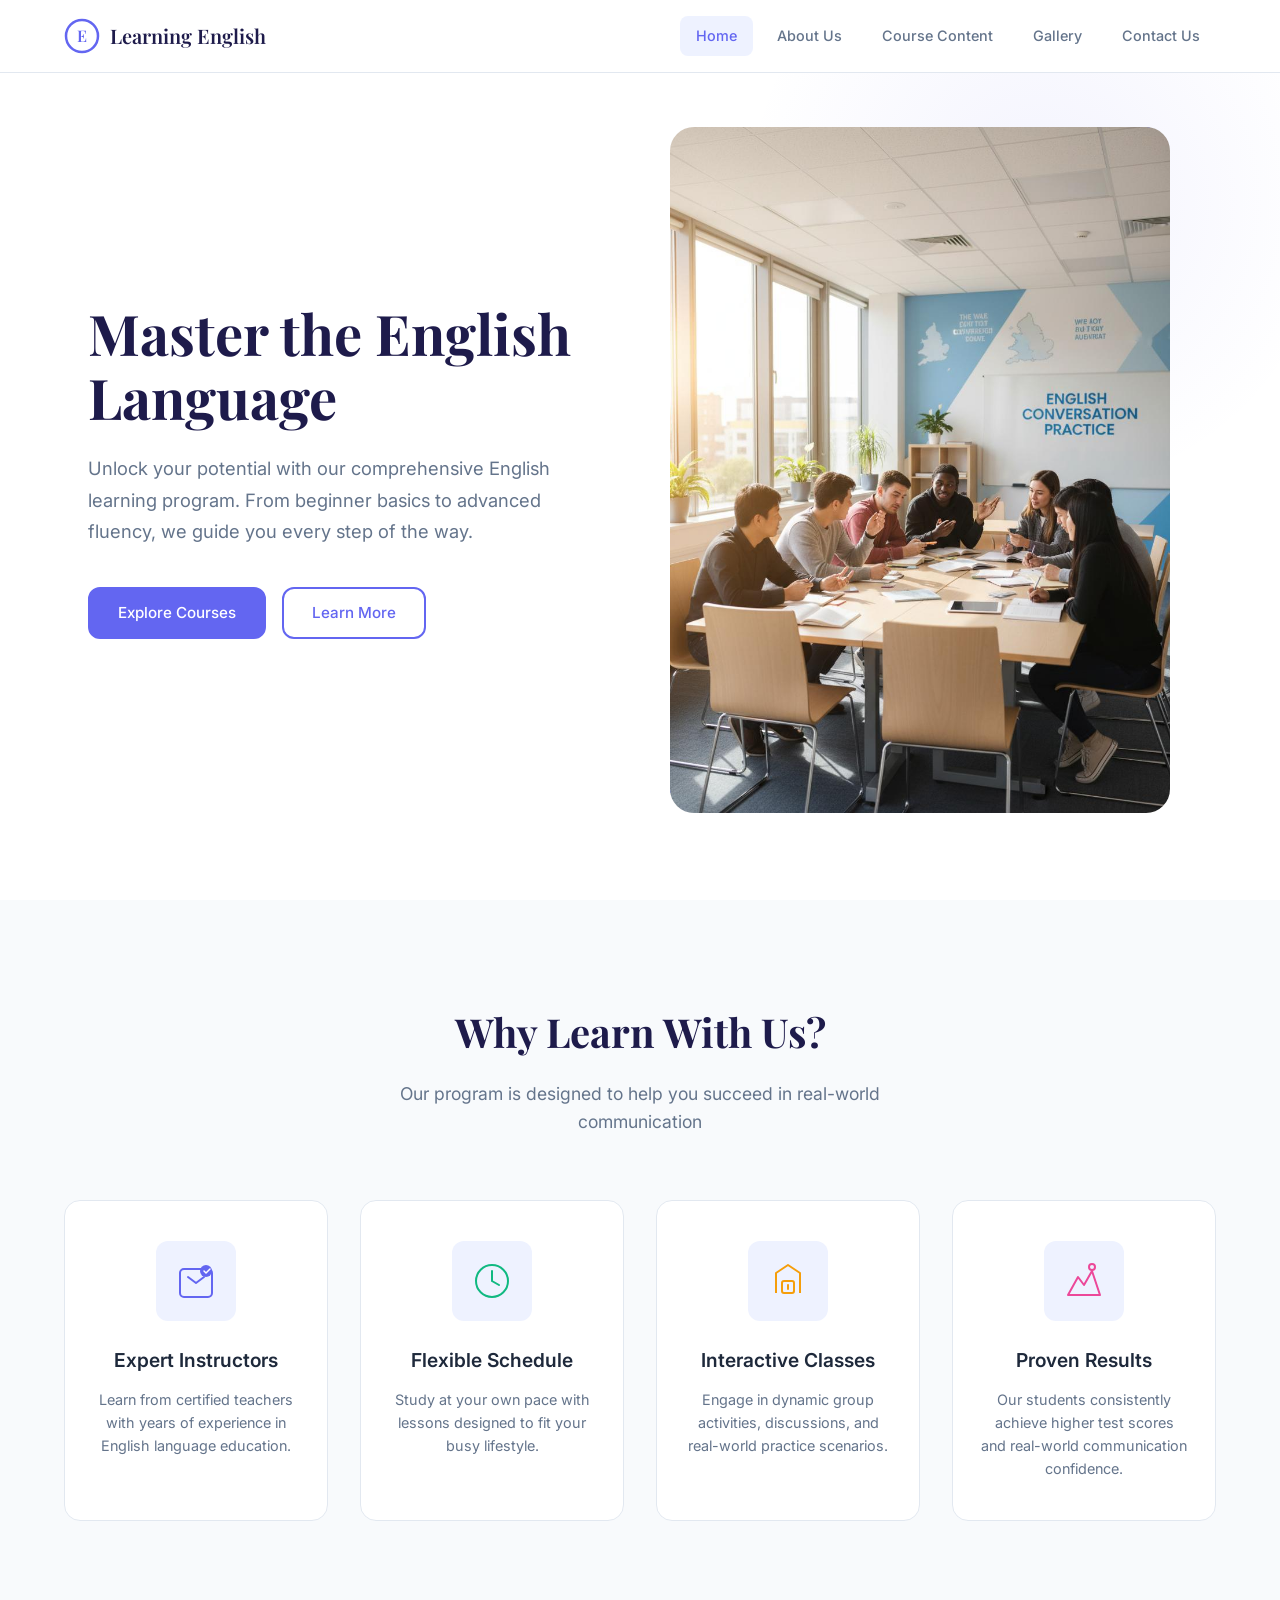
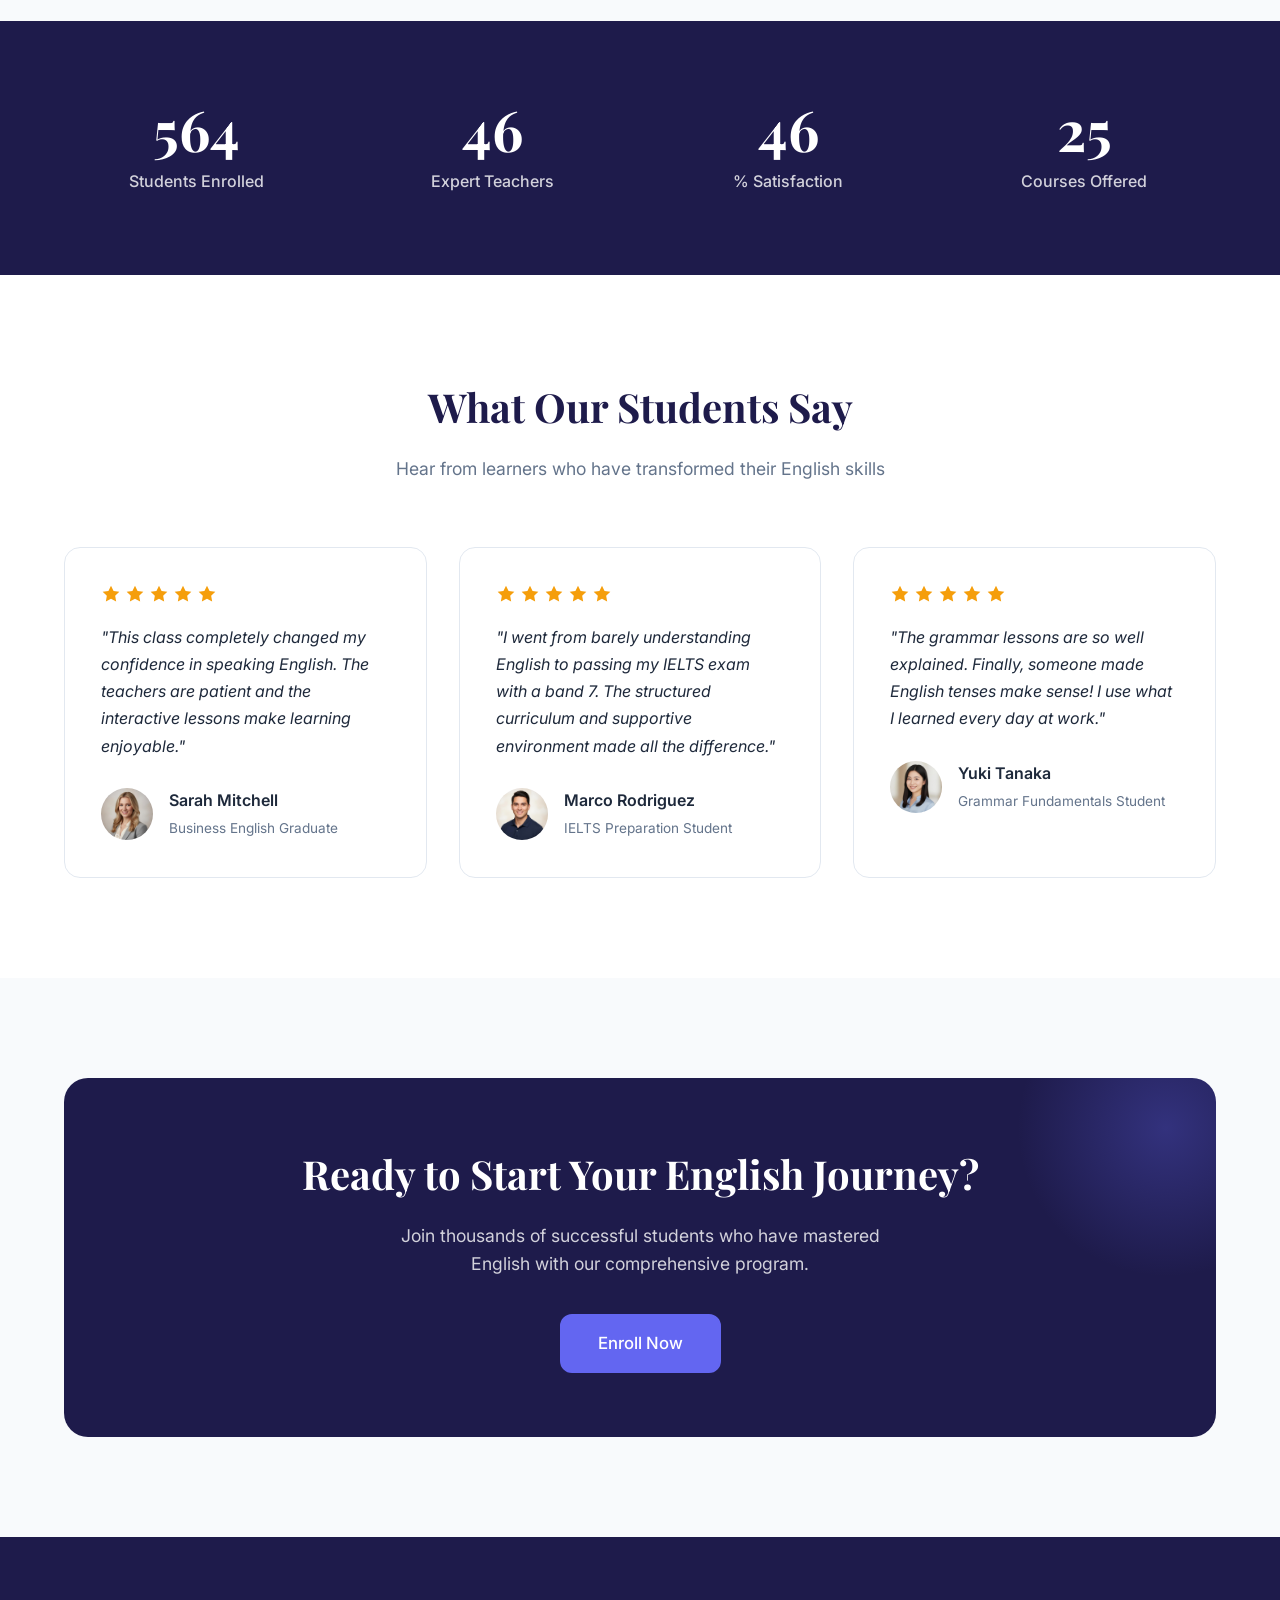
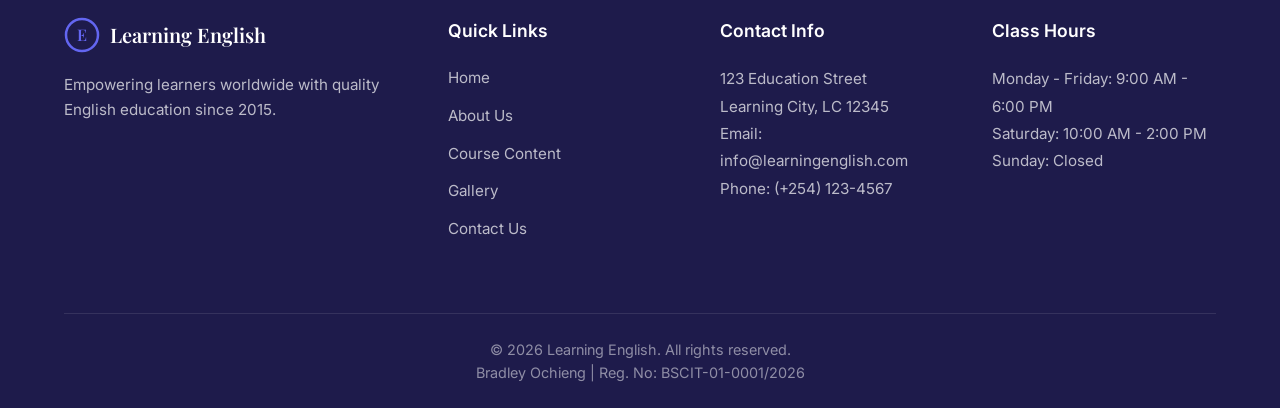
<file: index.html>
<!DOCTYPE html>
<html lang="en">
<head>
    <meta charset="UTF-8">
    <meta name="viewport" content="width=device-width, initial-scale=1.0">
    <title>Home - Learning English</title>
    <link rel="stylesheet" href="css/style.css">
    <link href="https://fonts.googleapis.com/css2?family=Playfair+Display:wght@400;600;700&family=Inter:wght@300;400;500;600&display=swap" rel="stylesheet">
</head>
<body>
    <!-- Navigation -->
    <nav class="navbar" id="navbar">
        <div class="nav-container">
            <a href="index.html" class="logo">
                <svg width="36" height="36" viewBox="0 0 36 36" fill="none">
                    <circle cx="18" cy="18" r="16" stroke="#6366f1" stroke-width="2.5"/>
                    <text x="18" y="24" text-anchor="middle" fill="#6366f1" font-size="16" font-weight="600">E</text>
                </svg>
                <span>Learning English</span>
            </a>
            <button class="nav-toggle" id="navToggle" aria-label="Toggle navigation">
                <span></span>
                <span></span>
                <span></span>
            </button>
            <ul class="nav-menu" id="navMenu">
                <li><a href="index.html" class="active">Home</a></li>
                <li><a href="about.html">About Us</a></li>
                <li><a href="courses.html">Course Content</a></li>
                <li><a href="gallery.html">Gallery</a></li>
                <li><a href="contact.html">Contact Us</a></li>
            </ul>
        </div>
    </nav>

    <!-- Hero Section -->
    <header class="hero">
        <div class="hero-bg"></div>
        <div class="hero-content">
            <h1 class="hero-title">Master the English Language</h1>
            <p class="hero-subtitle">Unlock your potential with our comprehensive English learning program. From beginner basics to advanced fluency, we guide you every step of the way.</p>
            <div class="hero-buttons">
                <a href="courses.html" class="btn btn-primary">Explore Courses</a>
                <a href="about.html" class="btn btn-secondary">Learn More</a>
            </div>
        </div>
        <div class="hero-image">
            <img src="images/hero-students.jpg" alt="Students learning English together in a classroom" loading="eager">
        </div>
    </header>

    <!-- Features Section -->
    <section class="features">
        <div class="container">
            <div class="section-header">
                <h2>Why Learn With Us?</h2>
                <p>Our program is designed to help you succeed in real-world communication</p>
            </div>
            <div class="features-grid">
                <div class="feature-card">
                    <div class="feature-icon">
                        <svg width="48" height="48" viewBox="0 0 48 48" fill="none">
                            <rect x="8" y="12" width="32" height="28" rx="4" stroke="#6366f1" stroke-width="2"/>
                            <path d="M16 20L24 26L32 20" stroke="#6366f1" stroke-width="2" stroke-linecap="round" stroke-linejoin="round"/>
                            <circle cx="34" cy="14" r="6" fill="#6366f1"/>
                            <path d="M32 14L34 16L38 12" stroke="white" stroke-width="1.5" stroke-linecap="round" stroke-linejoin="round"/>
                        </svg>
                    </div>
                    <h3>Expert Instructors</h3>
                    <p>Learn from certified teachers with years of experience in English language education.</p>
                </div>
                <div class="feature-card">
                    <div class="feature-icon">
                        <svg width="48" height="48" viewBox="0 0 48 48" fill="none">
                            <circle cx="24" cy="24" r="16" stroke="#10b981" stroke-width="2"/>
                            <path d="M24 14V24L31 28" stroke="#10b981" stroke-width="2" stroke-linecap="round"/>
                        </svg>
                    </div>
                    <h3>Flexible Schedule</h3>
                    <p>Study at your own pace with lessons designed to fit your busy lifestyle.</p>
                </div>
                <div class="feature-card">
                    <div class="feature-icon">
                        <svg width="48" height="48" viewBox="0 0 48 48" fill="none">
                            <path d="M12 36V16L24 8L36 16V36" stroke="#f59e0b" stroke-width="2" stroke-linejoin="round"/>
                            <rect x="18" y="24" width="12" height="12" rx="2" stroke="#f59e0b" stroke-width="2"/>
                            <path d="M24 28V32" stroke="#f59e0b" stroke-width="2" stroke-linecap="round"/>
                        </svg>
                    </div>
                    <h3>Interactive Classes</h3>
                    <p>Engage in dynamic group activities, discussions, and real-world practice scenarios.</p>
                </div>
                <div class="feature-card">
                    <div class="feature-icon">
                        <svg width="48" height="48" viewBox="0 0 48 48" fill="none">
                            <path d="M8 38L18 20L24 28L32 14L40 38H8Z" stroke="#ec4899" stroke-width="2" stroke-linejoin="round"/>
                            <circle cx="32" cy="10" r="3" stroke="#ec4899" stroke-width="2"/>
                        </svg>
                    </div>
                    <h3>Proven Results</h3>
                    <p>Our students consistently achieve higher test scores and real-world communication confidence.</p>
                </div>
            </div>
        </div>
    </section>

    <!-- Stats Section -->
    <section class="stats">
        <div class="container">
            <div class="stats-grid">
                <div class="stat-item">
                    <span class="stat-number" data-target="1500">0</span>
                    <span class="stat-label">Students Enrolled</span>
                </div>
                <div class="stat-item">
                    <span class="stat-number" data-target="50">0</span>
                    <span class="stat-label">Expert Teachers</span>
                </div>
                <div class="stat-item">
                    <span class="stat-number" data-target="98">0</span>
                    <span class="stat-label">% Satisfaction</span>
                </div>
                <div class="stat-item">
                    <span class="stat-number" data-target="25">0</span>
                    <span class="stat-label">Courses Offered</span>
                </div>
            </div>
        </div>
    </section>

    <!-- Testimonials Section -->
    <section class="testimonials">
        <div class="container">
            <div class="section-header">
                <h2>What Our Students Say</h2>
                <p>Hear from learners who have transformed their English skills</p>
            </div>
            <div class="testimonials-grid">
                <div class="testimonial-card">
                    <div class="testimonial-stars">
                        <svg width="20" height="20" viewBox="0 0 24 24" fill="#f59e0b"><path d="M12 2l3.09 6.26L22 9.27l-5 4.87 1.18 6.88L12 17.77l-6.18 3.25L7 14.14 2 9.27l6.91-1.01L12 2z"/></svg>
                        <svg width="20" height="20" viewBox="0 0 24 24" fill="#f59e0b"><path d="M12 2l3.09 6.26L22 9.27l-5 4.87 1.18 6.88L12 17.77l-6.18 3.25L7 14.14 2 9.27l6.91-1.01L12 2z"/></svg>
                        <svg width="20" height="20" viewBox="0 0 24 24" fill="#f59e0b"><path d="M12 2l3.09 6.26L22 9.27l-5 4.87 1.18 6.88L12 17.77l-6.18 3.25L7 14.14 2 9.27l6.91-1.01L12 2z"/></svg>
                        <svg width="20" height="20" viewBox="0 0 24 24" fill="#f59e0b"><path d="M12 2l3.09 6.26L22 9.27l-5 4.87 1.18 6.88L12 17.77l-6.18 3.25L7 14.14 2 9.27l6.91-1.01L12 2z"/></svg>
                        <svg width="20" height="20" viewBox="0 0 24 24" fill="#f59e0b"><path d="M12 2l3.09 6.26L22 9.27l-5 4.87 1.18 6.88L12 17.77l-6.18 3.25L7 14.14 2 9.27l6.91-1.01L12 2z"/></svg>
                    </div>
                    <p class="testimonial-text">"This class completely changed my confidence in speaking English. The teachers are patient and the interactive lessons make learning enjoyable."</p>
                    <div class="testimonial-author">
                        <img src="images/student1.jpg" alt="Sarah Mitchell" loading="lazy">
                        <div>
                            <h4>Sarah Mitchell</h4>
                            <span>Business English Graduate</span>
                        </div>
                    </div>
                </div>
                <div class="testimonial-card">
                    <div class="testimonial-stars">
                        <svg width="20" height="20" viewBox="0 0 24 24" fill="#f59e0b"><path d="M12 2l3.09 6.26L22 9.27l-5 4.87 1.18 6.88L12 17.77l-6.18 3.25L7 14.14 2 9.27l6.91-1.01L12 2z"/></svg>
                        <svg width="20" height="20" viewBox="0 0 24 24" fill="#f59e0b"><path d="M12 2l3.09 6.26L22 9.27l-5 4.87 1.18 6.88L12 17.77l-6.18 3.25L7 14.14 2 9.27l6.91-1.01L12 2z"/></svg>
                        <svg width="20" height="20" viewBox="0 0 24 24" fill="#f59e0b"><path d="M12 2l3.09 6.26L22 9.27l-5 4.87 1.18 6.88L12 17.77l-6.18 3.25L7 14.14 2 9.27l6.91-1.01L12 2z"/></svg>
                        <svg width="20" height="20" viewBox="0 0 24 24" fill="#f59e0b"><path d="M12 2l3.09 6.26L22 9.27l-5 4.87 1.18 6.88L12 17.77l-6.18 3.25L7 14.14 2 9.27l6.91-1.01L12 2z"/></svg>
                        <svg width="20" height="20" viewBox="0 0 24 24" fill="#f59e0b"><path d="M12 2l3.09 6.26L22 9.27l-5 4.87 1.18 6.88L12 17.77l-6.18 3.25L7 14.14 2 9.27l6.91-1.01L12 2z"/></svg>
                    </div>
                    <p class="testimonial-text">"I went from barely understanding English to passing my IELTS exam with a band 7. The structured curriculum and supportive environment made all the difference."</p>
                    <div class="testimonial-author">
                        <img src="images/student2.jpg" alt="Marco Rodriguez" loading="lazy">
                        <div>
                            <h4>Marco Rodriguez</h4>
                            <span>IELTS Preparation Student</span>
                        </div>
                    </div>
                </div>
                <div class="testimonial-card">
                    <div class="testimonial-stars">
                        <svg width="20" height="20" viewBox="0 0 24 24" fill="#f59e0b"><path d="M12 2l3.09 6.26L22 9.27l-5 4.87 1.18 6.88L12 17.77l-6.18 3.25L7 14.14 2 9.27l6.91-1.01L12 2z"/></svg>
                        <svg width="20" height="20" viewBox="0 0 24 24" fill="#f59e0b"><path d="M12 2l3.09 6.26L22 9.27l-5 4.87 1.18 6.88L12 17.77l-6.18 3.25L7 14.14 2 9.27l6.91-1.01L12 2z"/></svg>
                        <svg width="20" height="20" viewBox="0 0 24 24" fill="#f59e0b"><path d="M12 2l3.09 6.26L22 9.27l-5 4.87 1.18 6.88L12 17.77l-6.18 3.25L7 14.14 2 9.27l6.91-1.01L12 2z"/></svg>
                        <svg width="20" height="20" viewBox="0 0 24 24" fill="#f59e0b"><path d="M12 2l3.09 6.26L22 9.27l-5 4.87 1.18 6.88L12 17.77l-6.18 3.25L7 14.14 2 9.27l6.91-1.01L12 2z"/></svg>
                        <svg width="20" height="20" viewBox="0 0 24 24" fill="#f59e0b"><path d="M12 2l3.09 6.26L22 9.27l-5 4.87 1.18 6.88L12 17.77l-6.18 3.25L7 14.14 2 9.27l6.91-1.01L12 2z"/></svg>
                    </div>
                    <p class="testimonial-text">"The grammar lessons are so well explained. Finally, someone made English tenses make sense! I use what I learned every day at work."</p>
                    <div class="testimonial-author">
                        <img src="images/student3.jpg" alt="Yuki Tanaka" loading="lazy">
                        <div>
                            <h4>Yuki Tanaka</h4>
                            <span>Grammar Fundamentals Student</span>
                        </div>
                    </div>
                </div>
            </div>
        </div>
    </section>

    <!-- CTA Section -->
    <section class="cta-section">
        <div class="container">
            <div class="cta-box">
                <h2>Ready to Start Your English Journey?</h2>
                <p>Join thousands of successful students who have mastered English with our comprehensive program.</p>
                <a href="contact.html" class="btn btn-primary btn-large">Enroll Now</a>
            </div>
        </div>
    </section>

    <!-- Footer -->
    <footer class="footer">
        <div class="container">
            <div class="footer-grid">
                <div class="footer-brand">
                    <a href="index.html" class="logo">
                        <svg width="36" height="36" viewBox="0 0 36 36" fill="none">
                            <circle cx="18" cy="18" r="16" stroke="#6366f1" stroke-width="2.5"/>
                            <text x="18" y="24" text-anchor="middle" fill="#6366f1" font-size="16" font-weight="600">E</text>
                        </svg>
                        <span>Learning English</span>
                    </a>
                    <p>Empowering learners worldwide with quality English education since 2015.</p>
                </div>
                <div class="footer-links">
                    <h4>Quick Links</h4>
                    <ul>
                        <li><a href="index.html">Home</a></li>
                        <li><a href="about.html">About Us</a></li>
                        <li><a href="courses.html">Course Content</a></li>
                        <li><a href="gallery.html">Gallery</a></li>
                        <li><a href="contact.html">Contact Us</a></li>
                    </ul>
                </div>
                <div class="footer-contact">
                    <h4>Contact Info</h4>
                    <p>123 Education Street<br>Learning City, LC 12345</p>
                    <p>Email: info@learningenglish.com</p>
                    <p>Phone: (+254) 123-4567</p>
                </div>
                <div class="footer-hours">
                    <h4>Class Hours</h4>
                    <p>Monday - Friday: 9:00 AM - 6:00 PM</p>
                    <p>Saturday: 10:00 AM - 2:00 PM</p>
                    <p>Sunday: Closed</p>
                </div>
            </div>
            <div class="footer-bottom">
           <p>&copy; 2026 Learning English. All rights reserved.</p>
           <p>Bradley Ochieng | Reg. No: BSCIT-01-0001/2026</p>
         </div>
        </div>
    </footer>

    <script src="js/main.js"></script>
</body>
</html>
</file>
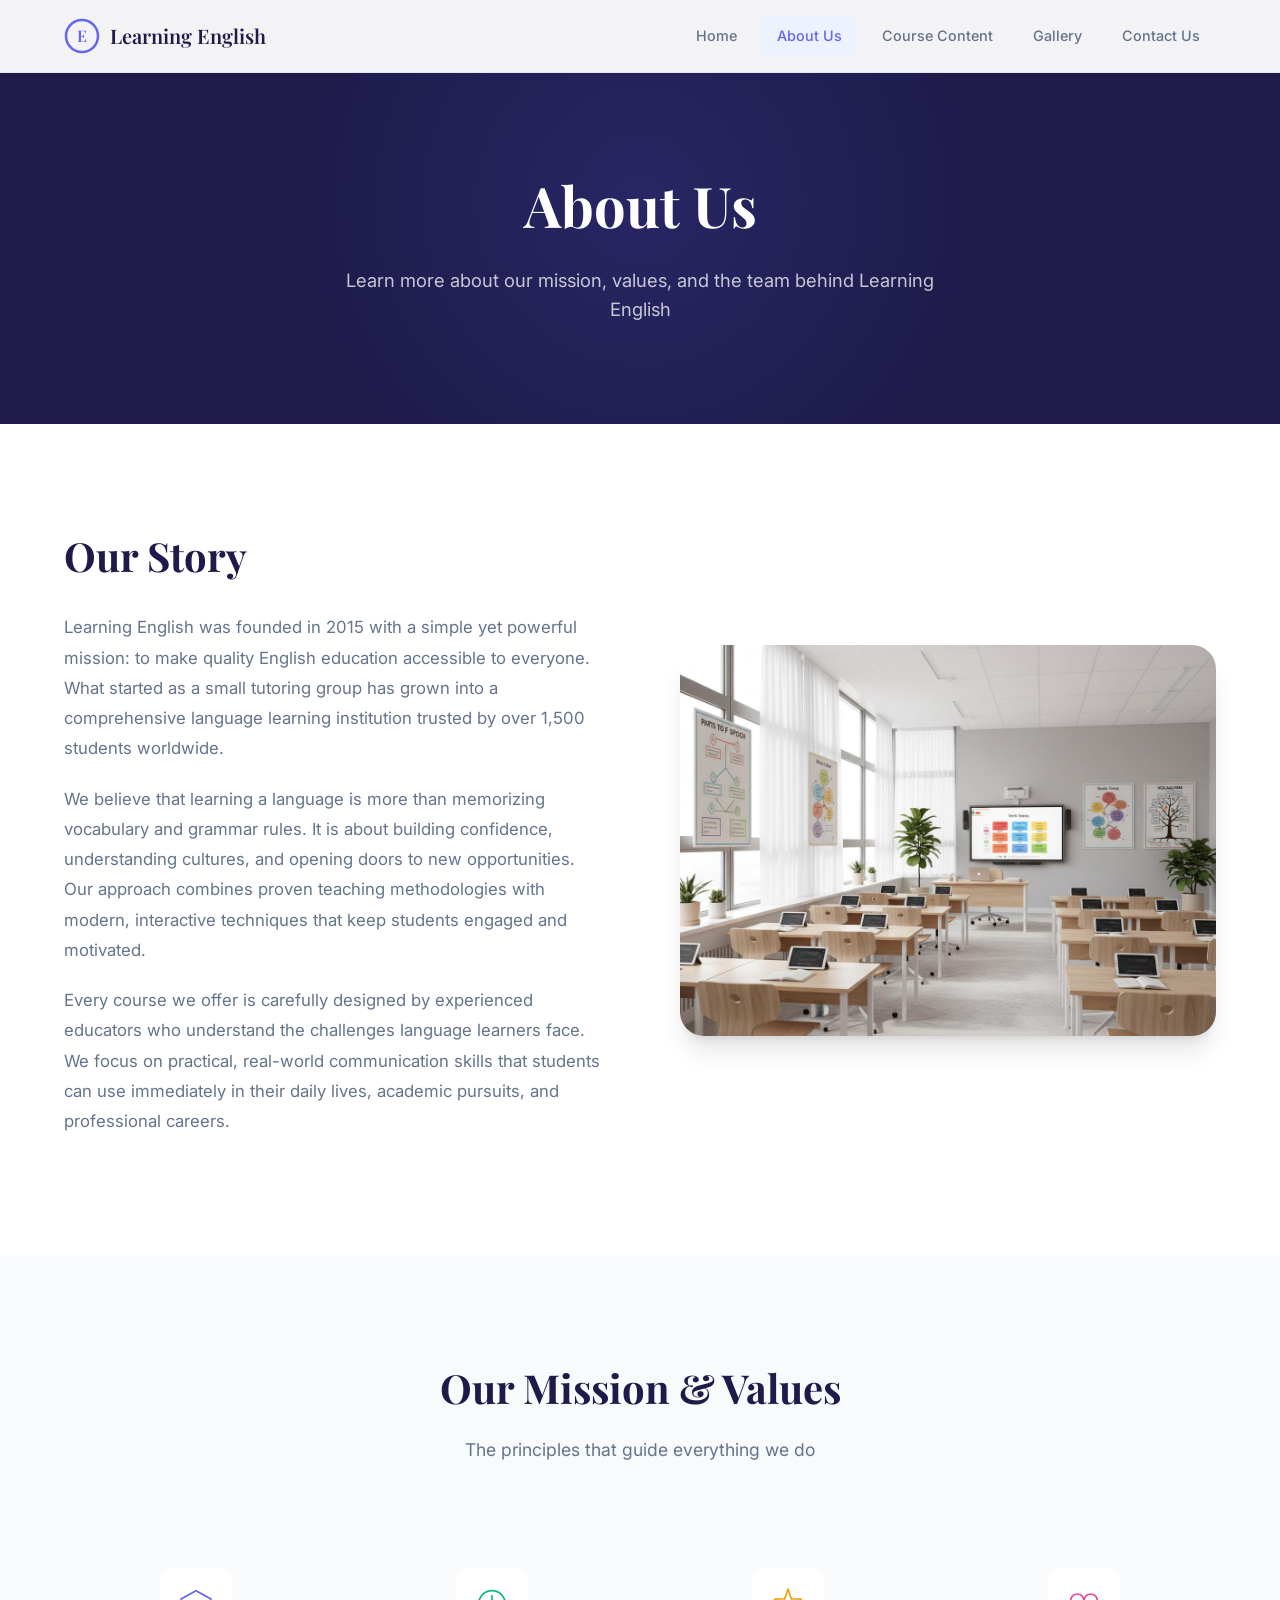
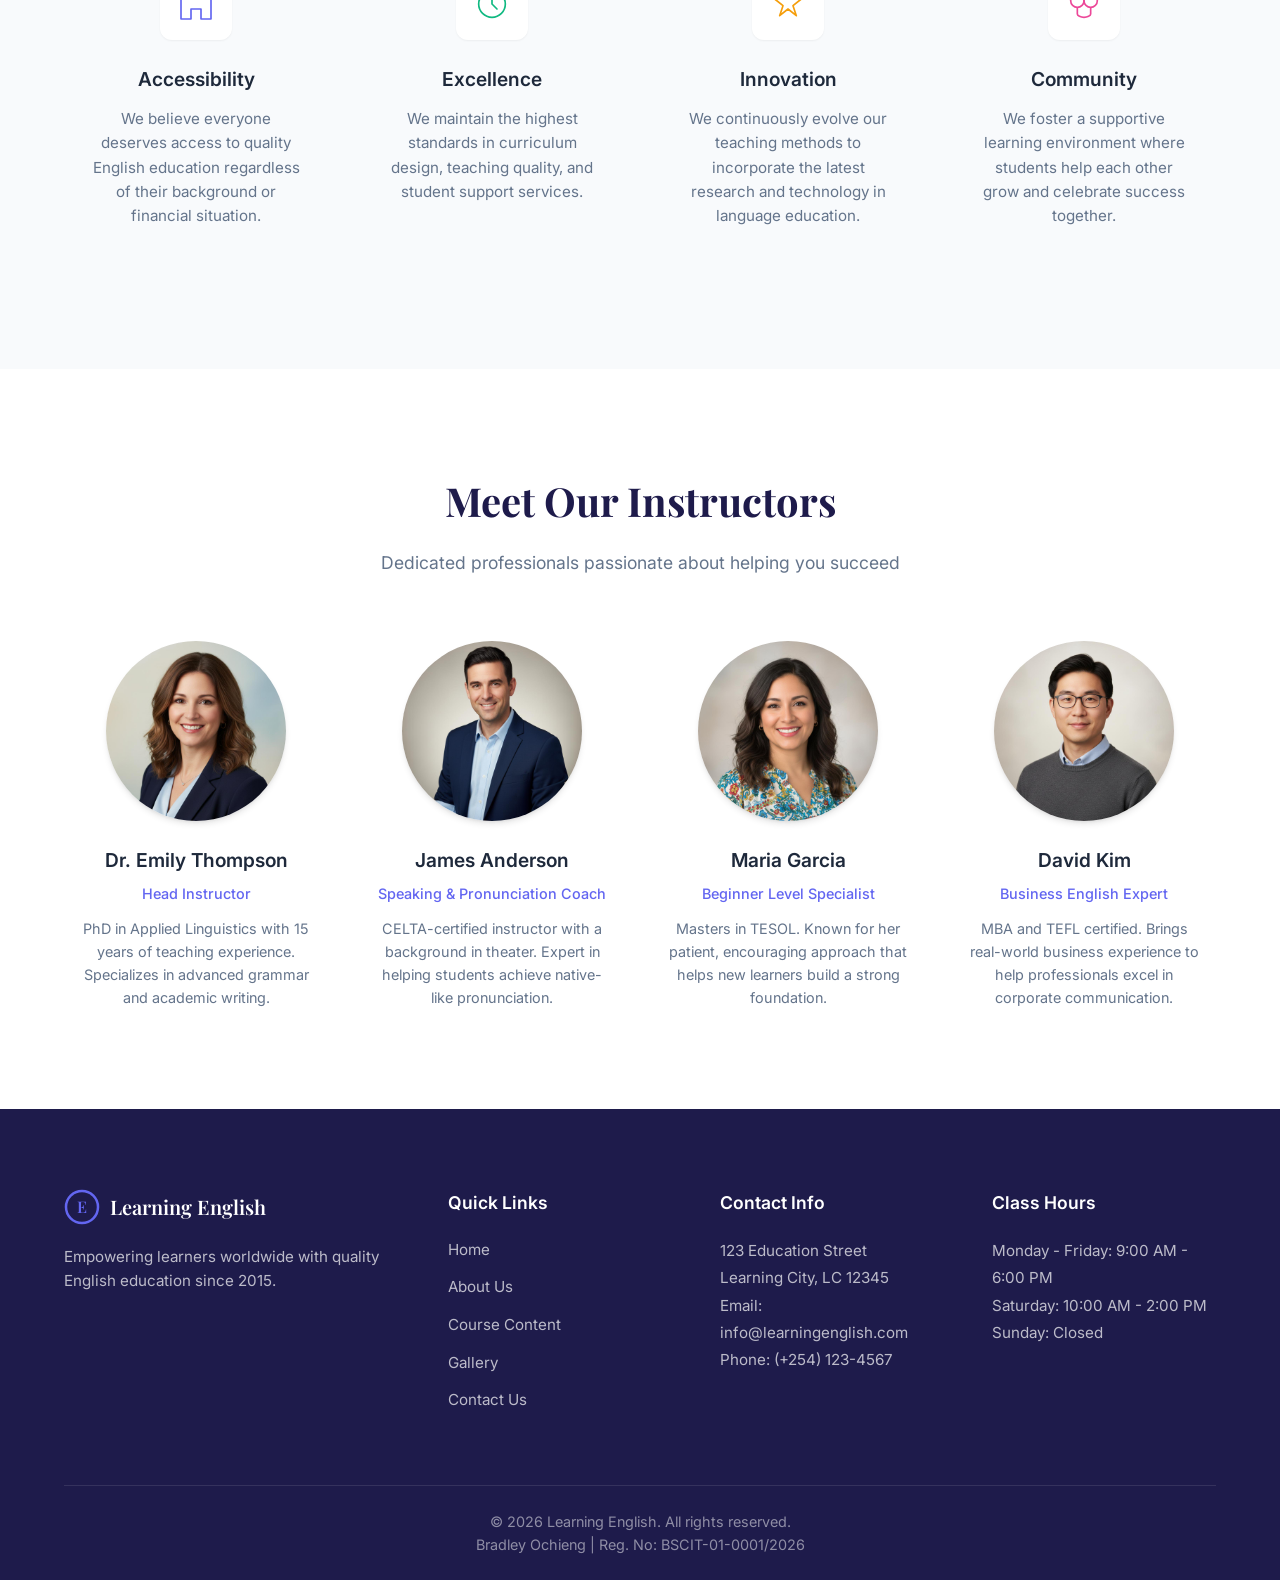
<file: about.html>
<!DOCTYPE html>
<html lang="en">
<head>
    <meta charset="UTF-8">
    <meta name="viewport" content="width=device-width, initial-scale=1.0">
    <title>About Us - Learning English</title>
    <link rel="stylesheet" href="css/style.css">
    <link href="https://fonts.googleapis.com/css2?family=Playfair+Display:wght@400;600;700&family=Inter:wght@300;400;500;600&display=swap" rel="stylesheet">
</head>
<body>
    <!-- Navigation -->
    <nav class="navbar" id="navbar">
        <div class="nav-container">
            <a href="index.html" class="logo">
                <svg width="36" height="36" viewBox="0 0 36 36" fill="none">
                    <circle cx="18" cy="18" r="16" stroke="#6366f1" stroke-width="2.5"/>
                    <text x="18" y="24" text-anchor="middle" fill="#6366f1" font-size="16" font-weight="600">E</text>
                </svg>
                <span>Learning English</span>
            </a>
            <button class="nav-toggle" id="navToggle" aria-label="Toggle navigation">
                <span></span>
                <span></span>
                <span></span>
            </button>
            <ul class="nav-menu" id="navMenu">
                <li><a href="index.html">Home</a></li>
                <li><a href="about.html" class="active">About Us</a></li>
                <li><a href="courses.html">Course Content</a></li>
                <li><a href="gallery.html">Gallery</a></li>
                <li><a href="contact.html">Contact Us</a></li>
            </ul>
        </div>
    </nav>

    <!-- Page Header -->
    <section class="page-header">
        <div class="page-header-bg"></div>
        <div class="container">
            <h1>About Us</h1>
            <p>Learn more about our mission, values, and the team behind Learning English</p>
        </div>
    </section>

    <!-- Our Story -->
    <section class="about-section">
        <div class="container">
            <div class="about-grid">
                <div class="about-content">
                    <h2>Our Story</h2>
                    <p>Learning English was founded in 2015 with a simple yet powerful mission: to make quality English education accessible to everyone. What started as a small tutoring group has grown into a comprehensive language learning institution trusted by over 1,500 students worldwide.</p>
                    <p>We believe that learning a language is more than memorizing vocabulary and grammar rules. It is about building confidence, understanding cultures, and opening doors to new opportunities. Our approach combines proven teaching methodologies with modern, interactive techniques that keep students engaged and motivated.</p>
                    <p>Every course we offer is carefully designed by experienced educators who understand the challenges language learners face. We focus on practical, real-world communication skills that students can use immediately in their daily lives, academic pursuits, and professional careers.</p>
                </div>
                <div class="about-image">
                    <img src="images/classroom.jpg" alt="Modern English classroom with engaged students" loading="lazy">
                </div>
            </div>
        </div>
    </section>

    <!-- Mission & Values -->
    <section class="mission-section">
        <div class="container">
            <div class="section-header">
                <h2>Our Mission & Values</h2>
                <p>The principles that guide everything we do</p>
            </div>
            <div class="mission-grid">
                <div class="mission-card">
                    <div class="mission-icon">
                        <svg width="40" height="40" viewBox="0 0 48 48" fill="none">
                            <path d="M24 8L6 18V42H18V30H30V42H42V18L24 8Z" stroke="#6366f1" stroke-width="2" stroke-linejoin="round"/>
                        </svg>
                    </div>
                    <h3>Accessibility</h3>
                    <p>We believe everyone deserves access to quality English education regardless of their background or financial situation.</p>
                </div>
                <div class="mission-card">
                    <div class="mission-icon">
                        <svg width="40" height="40" viewBox="0 0 48 48" fill="none">
                            <circle cx="24" cy="24" r="16" stroke="#10b981" stroke-width="2"/>
                            <path d="M24 14V24L30 30" stroke="#10b981" stroke-width="2" stroke-linecap="round"/>
                        </svg>
                    </div>
                    <h3>Excellence</h3>
                    <p>We maintain the highest standards in curriculum design, teaching quality, and student support services.</p>
                </div>
                <div class="mission-card">
                    <div class="mission-icon">
                        <svg width="40" height="40" viewBox="0 0 48 48" fill="none">
                            <path d="M24 6L28 18H40L30 26L34 38L24 30L14 38L18 26L8 18H20L24 6Z" stroke="#f59e0b" stroke-width="2" stroke-linejoin="round"/>
                        </svg>
                    </div>
                    <h3>Innovation</h3>
                    <p>We continuously evolve our teaching methods to incorporate the latest research and technology in language education.</p>
                </div>
                <div class="mission-card">
                    <div class="mission-icon">
                        <svg width="40" height="40" viewBox="0 0 48 48" fill="none">
                            <circle cx="16" cy="20" r="8" stroke="#ec4899" stroke-width="2"/>
                            <circle cx="32" cy="20" r="8" stroke="#ec4899" stroke-width="2"/>
                            <path d="M16 28V36C16 38 20 40 24 40C28 40 32 38 32 36V28" stroke="#ec4899" stroke-width="2"/>
                        </svg>
                    </div>
                    <h3>Community</h3>
                    <p>We foster a supportive learning environment where students help each other grow and celebrate success together.</p>
                </div>
            </div>
        </div>
    </section>

    <!-- Team Section -->
    <section class="team-section">
        <div class="container">
            <div class="section-header">
                <h2>Meet Our Instructors</h2>
                <p>Dedicated professionals passionate about helping you succeed</p>
            </div>
            <div class="team-grid">
                <div class="team-card">
                    <div class="team-image">
                        <img src="images/teacher1.jpg" alt="Dr. Emily Thompson - Head Instructor" loading="lazy">
                    </div>
                    <h3>Dr. Emily Thompson</h3>
                    <span class="team-role">Head Instructor</span>
                    <p>PhD in Applied Linguistics with 15 years of teaching experience. Specializes in advanced grammar and academic writing.</p>
                </div>
                <div class="team-card">
                    <div class="team-image">
                        <img src="images/teacher2.jpg" alt="James Anderson - Speaking Coach" loading="lazy">
                    </div>
                    <h3>James Anderson</h3>
                    <span class="team-role">Speaking & Pronunciation Coach</span>
                    <p>CELTA-certified instructor with a background in theater. Expert in helping students achieve native-like pronunciation.</p>
                </div>
                <div class="team-card">
                    <div class="team-image">
                        <img src="images/teacher3.jpg" alt="Maria Garcia - Beginner Specialist" loading="lazy">
                    </div>
                    <h3>Maria Garcia</h3>
                    <span class="team-role">Beginner Level Specialist</span>
                    <p>Masters in TESOL. Known for her patient, encouraging approach that helps new learners build a strong foundation.</p>
                </div>
                <div class="team-card">
                    <div class="team-image">
                        <img src="images/teacher4.jpg" alt="David Kim - Business English Expert" loading="lazy">
                    </div>
                    <h3>David Kim</h3>
                    <span class="team-role">Business English Expert</span>
                    <p>MBA and TEFL certified. Brings real-world business experience to help professionals excel in corporate communication.</p>
                </div>
            </div>
        </div>
    </section>

    <!-- Footer -->
    <footer class="footer">
        <div class="container">
            <div class="footer-grid">
                <div class="footer-brand">
                    <a href="index.html" class="logo">
                        <svg width="36" height="36" viewBox="0 0 36 36" fill="none">
                            <circle cx="18" cy="18" r="16" stroke="#6366f1" stroke-width="2.5"/>
                            <text x="18" y="24" text-anchor="middle" fill="#6366f1" font-size="16" font-weight="600">E</text>
                        </svg>
                        <span>Learning English</span>
                    </a>
                    <p>Empowering learners worldwide with quality English education since 2015.</p>
                </div>
                <div class="footer-links">
                    <h4>Quick Links</h4>
                    <ul>
                        <li><a href="index.html">Home</a></li>
                        <li><a href="about.html">About Us</a></li>
                        <li><a href="courses.html">Course Content</a></li>
                        <li><a href="gallery.html">Gallery</a></li>
                        <li><a href="contact.html">Contact Us</a></li>
                    </ul>
                </div>
                <div class="footer-contact">
                    <h4>Contact Info</h4>
                    <p>123 Education Street<br>Learning City, LC 12345</p>
                    <p>Email: info@learningenglish.com</p>
                    <p>Phone: (+254) 123-4567</p>
                </div>
                <div class="footer-hours">
                    <h4>Class Hours</h4>
                    <p>Monday - Friday: 9:00 AM - 6:00 PM</p>
                    <p>Saturday: 10:00 AM - 2:00 PM</p>
                    <p>Sunday: Closed</p>
                </div>
            </div>
            <div class="footer-bottom">
           <p>&copy; 2026 Learning English. All rights reserved.</p>
           <p>Bradley Ochieng | Reg. No: BSCIT-01-0001/2026</p>
            </div>
        </div>
    </footer>

    <script src="js/main.js"></script>
</body>
</html>
</file>
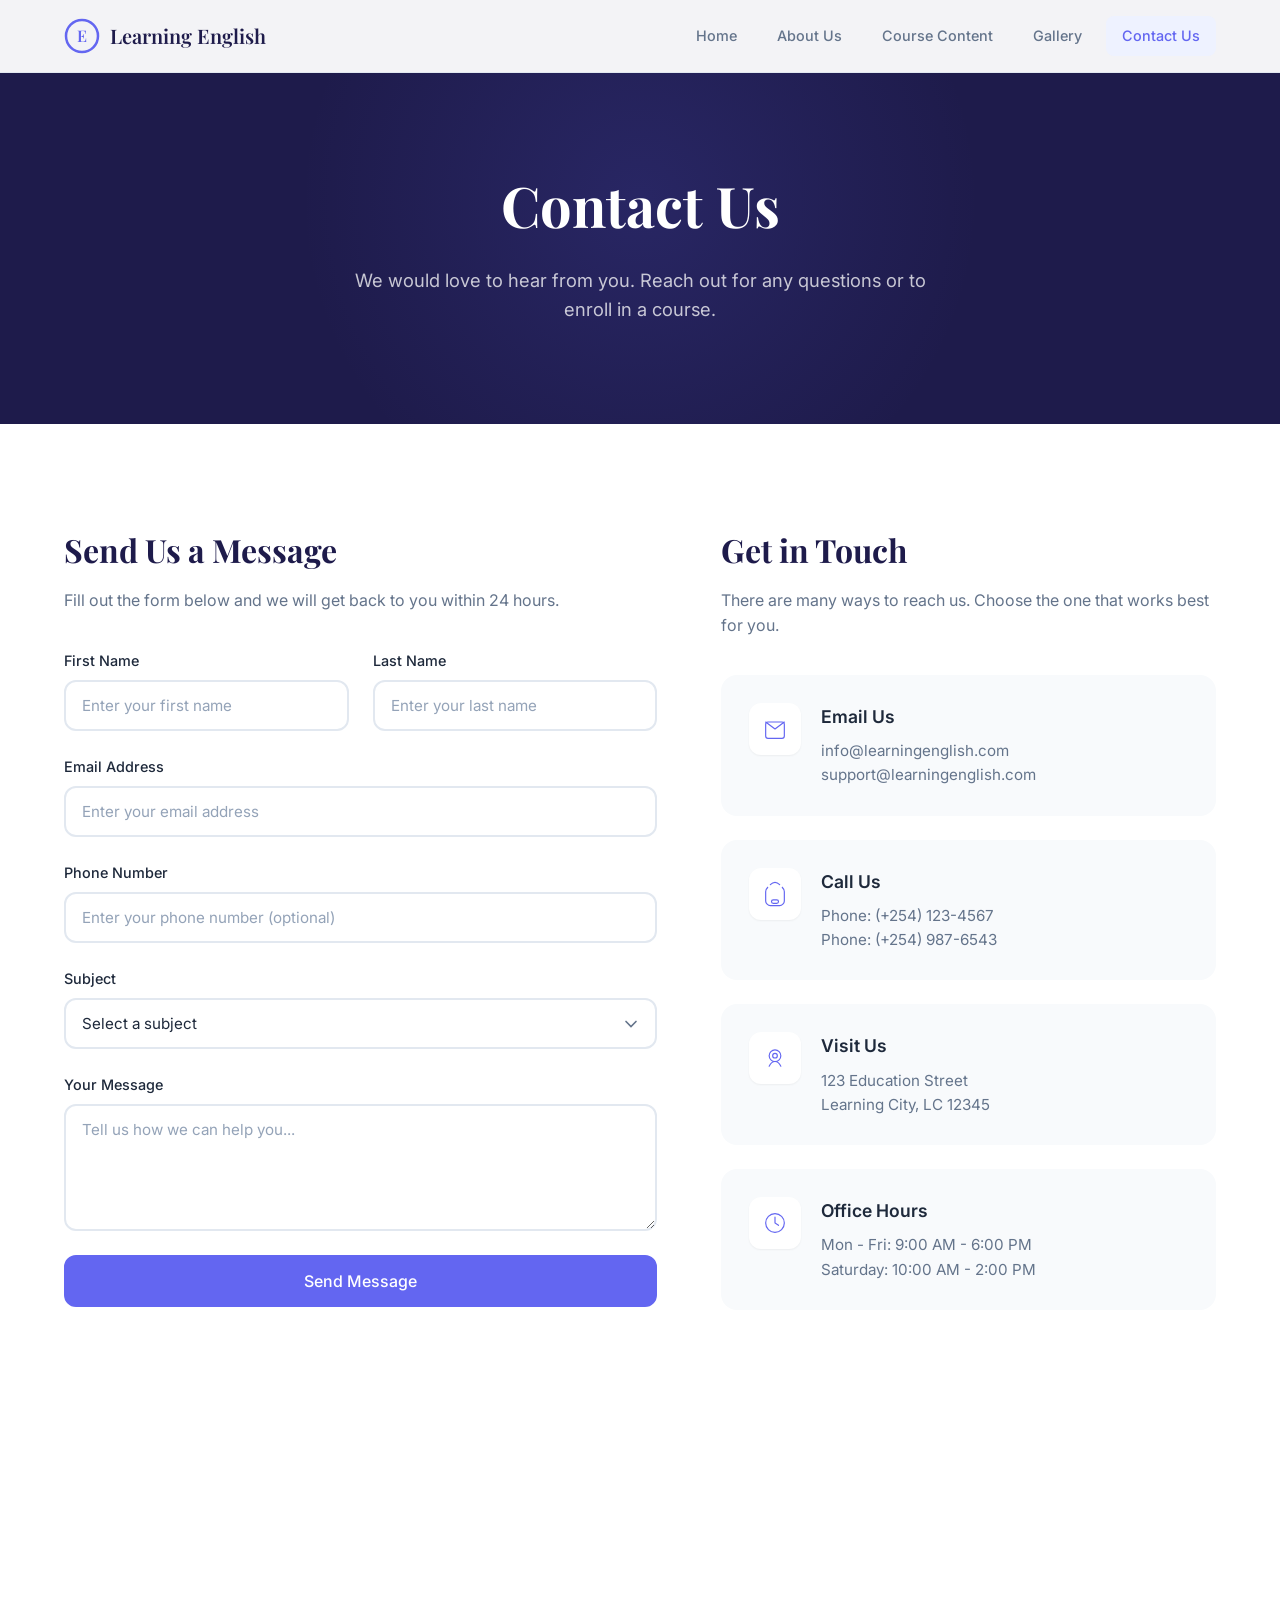
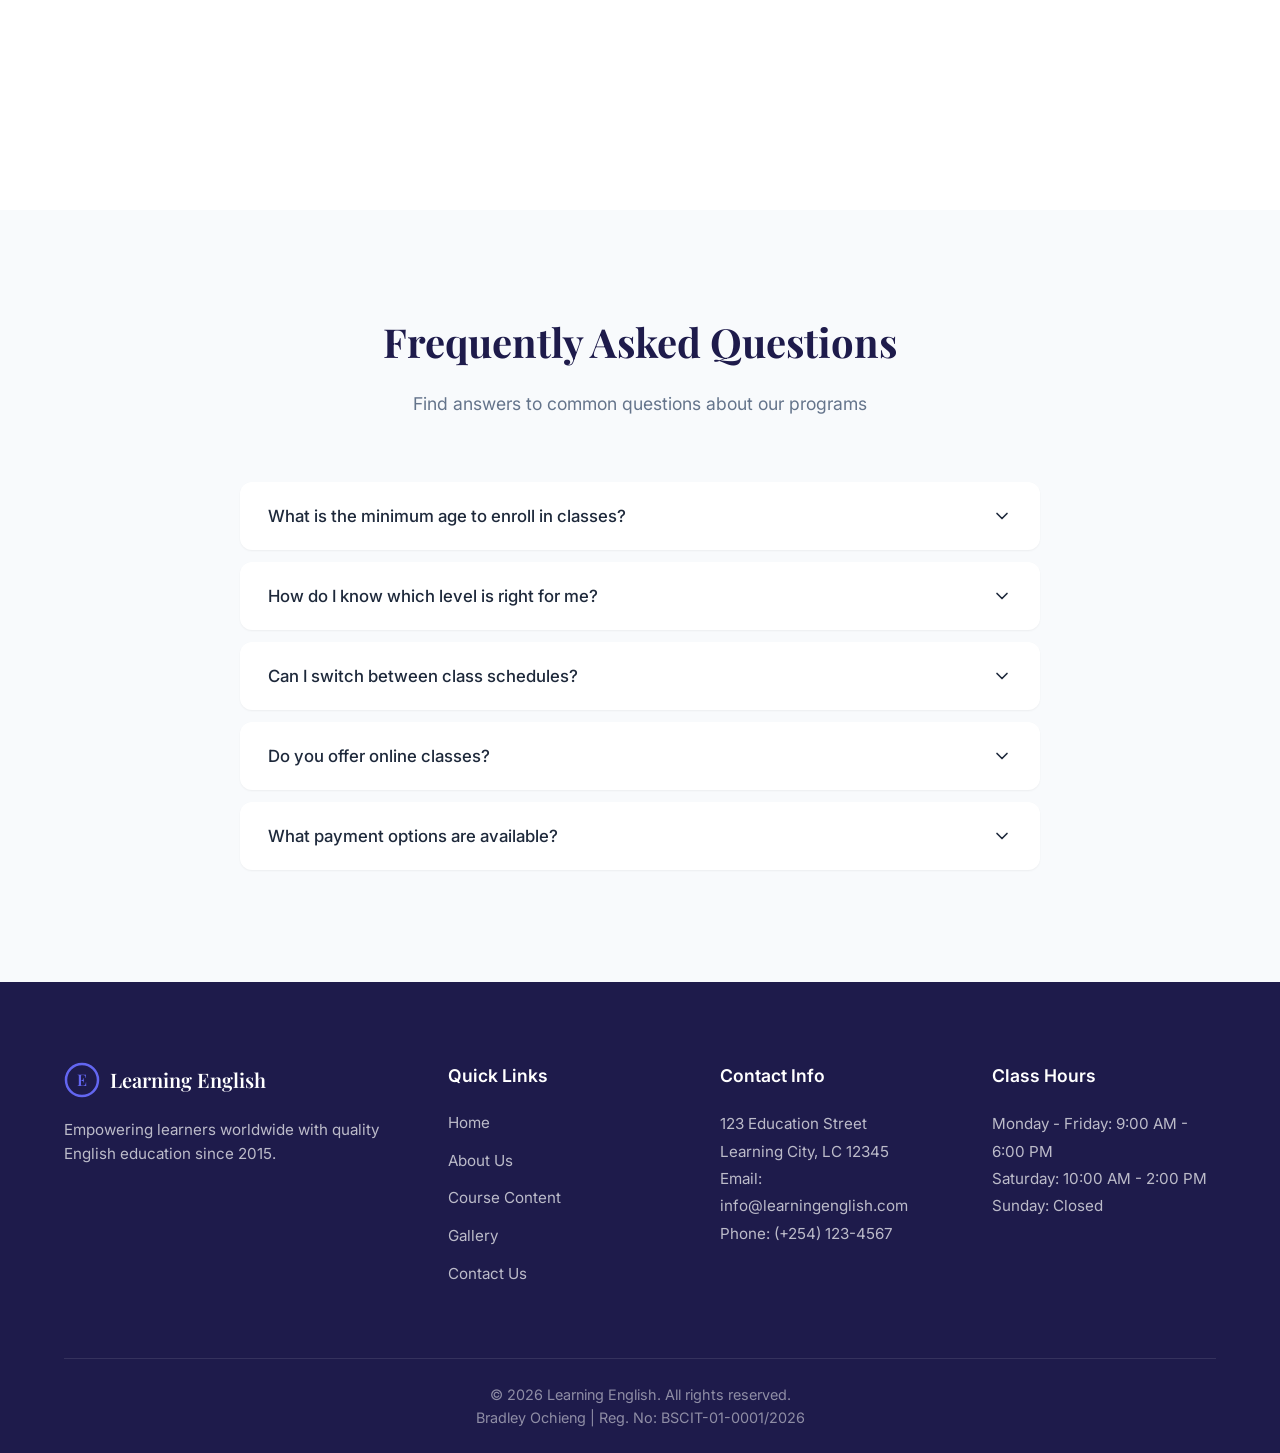
<file: contact.html>
<!DOCTYPE html>
<html lang="en">
<head>
    <meta charset="UTF-8">
    <meta name="viewport" content="width=device-width, initial-scale=1.0">
    <title>Contact Us - Learning English</title>
    <link rel="stylesheet" href="css/style.css">
    <link href="https://fonts.googleapis.com/css2?family=Playfair+Display:wght@400;600;700&family=Inter:wght@300;400;500;600&display=swap" rel="stylesheet">
</head>
<body>
    <!-- Navigation -->
    <nav class="navbar" id="navbar">
        <div class="nav-container">
            <a href="index.html" class="logo">
                <svg width="36" height="36" viewBox="0 0 36 36" fill="none">
                    <circle cx="18" cy="18" r="16" stroke="#6366f1" stroke-width="2.5"/>
                    <text x="18" y="24" text-anchor="middle" fill="#6366f1" font-size="16" font-weight="600">E</text>
                </svg>
                <span>Learning English</span>
            </a>
            <button class="nav-toggle" id="navToggle" aria-label="Toggle navigation">
                <span></span>
                <span></span>
                <span></span>
            </button>
            <ul class="nav-menu" id="navMenu">
                <li><a href="index.html">Home</a></li>
                <li><a href="about.html">About Us</a></li>
                <li><a href="courses.html">Course Content</a></li>
                <li><a href="gallery.html">Gallery</a></li>
                <li><a href="contact.html" class="active">Contact Us</a></li>
            </ul>
        </div>
    </nav>

    <!-- Page Header -->
    <section class="page-header">
        <div class="page-header-bg"></div>
        <div class="container">
            <h1>Contact Us</h1>
            <p>We would love to hear from you. Reach out for any questions or to enroll in a course.</p>
        </div>
    </section>

    <!-- Contact Section -->
    <section class="contact-section">
        <div class="container">
            <div class="contact-grid">
                <!-- Contact Form -->
                <div class="contact-form-wrapper">
                    <h2>Send Us a Message</h2>
                    <p>Fill out the form below and we will get back to you within 24 hours.</p>
                    <form class="contact-form" id="contactForm">
                        <div class="form-row">
                            <div class="form-group">
                                <label for="firstName">First Name</label>
                                <input type="text" id="firstName" name="firstName" required placeholder="Enter your first name">
                            </div>
                            <div class="form-group">
                                <label for="lastName">Last Name</label>
                                <input type="text" id="lastName" name="lastName" required placeholder="Enter your last name">
                            </div>
                        </div>
                        <div class="form-group">
                            <label for="email">Email Address</label>
                            <input type="email" id="email" name="email" required placeholder="Enter your email address">
                        </div>
                        <div class="form-group">
                            <label for="phone">Phone Number</label>
                            <input type="tel" id="phone" name="phone" placeholder="Enter your phone number (optional)">
                        </div>
                        <div class="form-group">
                            <label for="subject">Subject</label>
                            <select id="subject" name="subject" required>
                                <option value="">Select a subject</option>
                                <option value="enrollment">Course Enrollment</option>
                                <option value="inquiry">General Inquiry</option>
                                <option value="feedback">Feedback</option>
                                <option value="partnership">Partnership Opportunity</option>
                                <option value="other">Other</option>
                            </select>
                        </div>
                        <div class="form-group">
                            <label for="message">Your Message</label>
                            <textarea id="message" name="message" rows="5" required placeholder="Tell us how we can help you..."></textarea>
                        </div>
                        <button type="submit" class="btn btn-primary btn-submit">Send Message</button>
                    </form>
                    <div class="form-success" id="formSuccess">
                        <svg width="48" height="48" viewBox="0 0 48 48" fill="none">
                            <circle cx="24" cy="24" r="20" stroke="#10b981" stroke-width="2"/>
                            <path d="M16 24L21 29L32 18" stroke="#10b981" stroke-width="2.5" stroke-linecap="round" stroke-linejoin="round"/>
                        </svg>
                        <h3>Message Sent Successfully!</h3>
                        <p>Thank you for reaching out. We will respond to your message within 24 hours.</p>
                    </div>
                </div>

                <!-- Contact Info -->
                <div class="contact-info-wrapper">
                    <h2>Get in Touch</h2>
                    <p>There are many ways to reach us. Choose the one that works best for you.</p>

                    <div class="contact-info-cards">
                        <div class="contact-info-card">
                            <div class="contact-icon">
                                <svg width="28" height="28" viewBox="0 0 48 48" fill="none">
                                    <path d="M8 12L24 24L40 12" stroke="#6366f1" stroke-width="2" stroke-linecap="round" stroke-linejoin="round"/>
                                    <rect x="8" y="12" width="32" height="28" rx="4" stroke="#6366f1" stroke-width="2"/>
                                </svg>
                            </div>
                            <div class="contact-details">
                                <h4>Email Us</h4>
                                <p>info@learningenglish.com</p>
                                <p>support@learningenglish.com</p>
                            </div>
                        </div>

                        <div class="contact-info-card">
                            <div class="contact-icon">
                                <svg width="28" height="28" viewBox="0 0 48 48" fill="none">
                                    <path d="M16 8C16 8 20 4 24 4C28 4 32 8 32 8" stroke="#6366f1" stroke-width="2" stroke-linecap="round"/>
                                    <path d="M12 12C12 12 8 16 8 20V36C8 40 12 44 16 44H32C36 44 40 40 40 36V20C40 16 36 12 36 12" stroke="#6366f1" stroke-width="2"/>
                                    <rect x="18" y="34" width="12" height="6" rx="3" stroke="#6366f1" stroke-width="2"/>
                                </svg>
                            </div>
                            <div class="contact-details">
                                <h4>Call Us</h4>
                                <p>Phone: (+254) 123-4567</p>
                                <p>Phone: (+254) 987-6543</p>
                            </div>
                        </div>

                        <div class="contact-info-card">
                            <div class="contact-icon">
                                <svg width="28" height="28" viewBox="0 0 48 48" fill="none">
                                    <circle cx="24" cy="20" r="10" stroke="#6366f1" stroke-width="2"/>
                                    <path d="M14 38C14 38 18 30 24 30C30 30 34 38 34 38" stroke="#6366f1" stroke-width="2" stroke-linecap="round"/>
                                    <circle cx="24" cy="20" r="4" stroke="#6366f1" stroke-width="2"/>
                                </svg>
                            </div>
                            <div class="contact-details">
                                <h4>Visit Us</h4>
                                <p>123 Education Street</p>
                                <p>Learning City, LC 12345</p>
                            </div>
                        </div>

                        <div class="contact-info-card">
                            <div class="contact-icon">
                                <svg width="28" height="28" viewBox="0 0 48 48" fill="none">
                                    <circle cx="24" cy="24" r="16" stroke="#6366f1" stroke-width="2"/>
                                    <path d="M24 14V24L30 28" stroke="#6366f1" stroke-width="2" stroke-linecap="round"/>
                                </svg>
                            </div>
                            <div class="contact-details">
                                <h4>Office Hours</h4>
                                <p>Mon - Fri: 9:00 AM - 6:00 PM</p>
                                <p>Saturday: 10:00 AM - 2:00 PM</p>
                            </div>
                        </div>
                    </div>
                </div>
            </div>
        </div>
    </section>

    <!-- Map Section -->
    <section class="map-section">
        <div class="map-container">
            <iframe
                src="https://www.google.com/maps?q=Kenya&output=embed"
                width="100%"
                height="100%"
                style="border:0;"
                allowfullscreen=""
                loading="lazy"
                title="Map showing Learning English location">
            </iframe>
        </div>
    </section>

    <!-- FAQ Section -->
    <section class="faq-section">
        <div class="container">
            <div class="section-header">
                <h2>Frequently Asked Questions</h2>
                <p>Find answers to common questions about our programs</p>
            </div>
            <div class="faq-list">
                <div class="faq-item">
                    <button class="faq-question" aria-expanded="false">
                        <span>What is the minimum age to enroll in classes?</span>
                        <svg class="faq-icon" width="20" height="20" viewBox="0 0 24 24" fill="none">
                            <path d="M6 9L12 15L18 9" stroke="currentColor" stroke-width="2" stroke-linecap="round" stroke-linejoin="round"/>
                        </svg>
                    </button>
                    <div class="faq-answer">
                        <p>We welcome students aged 12 and above. We have specialized programs for teenagers (12-17) and adults (18+). For younger learners, we recommend our partner institution that focuses on children's language education.</p>
                    </div>
                </div>
                <div class="faq-item">
                    <button class="faq-question" aria-expanded="false">
                        <span>How do I know which level is right for me?</span>
                        <svg class="faq-icon" width="20" height="20" viewBox="0 0 24 24" fill="none">
                            <path d="M6 9L12 15L18 9" stroke="currentColor" stroke-width="2" stroke-linecap="round" stroke-linejoin="round"/>
                        </svg>
                    </button>
                    <div class="faq-answer">
                        <p>We offer a free placement test that evaluates your grammar, vocabulary, reading, listening, and speaking skills. Based on your results, our academic advisor will recommend the most suitable level for you. You can take the test online or at our center.</p>
                    </div>
                </div>
                <div class="faq-item">
                    <button class="faq-question" aria-expanded="false">
                        <span>Can I switch between class schedules?</span>
                        <svg class="faq-icon" width="20" height="20" viewBox="0 0 24 24" fill="none">
                            <path d="M6 9L12 15L18 9" stroke="currentColor" stroke-width="2" stroke-linecap="round" stroke-linejoin="round"/>
                        </svg>
                    </button>
                    <div class="faq-answer">
                        <p>Yes, we understand that life can be unpredictable. You can switch between available time slots for your level with at least 48 hours notice. Contact our student services team to arrange a schedule change at no extra cost.</p>
                    </div>
                </div>
                <div class="faq-item">
                    <button class="faq-question" aria-expanded="false">
                        <span>Do you offer online classes?</span>
                        <svg class="faq-icon" width="20" height="20" viewBox="0 0 24 24" fill="none">
                            <path d="M6 9L12 15L18 9" stroke="currentColor" stroke-width="2" stroke-linecap="round" stroke-linejoin="round"/>
                        </svg>
                    </button>
                    <div class="faq-answer">
                        <p>Absolutely! We offer both in-person and online classes via our interactive virtual classroom platform. Online classes include live video sessions, digital whiteboards, breakout rooms for group work, and recorded sessions for review.</p>
                    </div>
                </div>
                <div class="faq-item">
                    <button class="faq-question" aria-expanded="false">
                        <span>What payment options are available?</span>
                        <svg class="faq-icon" width="20" height="20" viewBox="0 0 24 24" fill="none">
                            <path d="M6 9L12 15L18 9" stroke="currentColor" stroke-width="2" stroke-linecap="round" stroke-linejoin="round"/>
                        </svg>
                    </button>
                    <div class="faq-answer">
                        <p>We accept credit/debit cards, bank transfers, and digital payment methods. We also offer flexible payment plans that allow you to pay in monthly installments. A 10% discount is available when you pay for a full course upfront.</p>
                    </div>
                </div>
            </div>
        </div>
    </section>

    <!-- Footer -->
    <footer class="footer">
        <div class="container">
            <div class="footer-grid">
                <div class="footer-brand">
                    <a href="index.html" class="logo">
                        <svg width="36" height="36" viewBox="0 0 36 36" fill="none">
                            <circle cx="18" cy="18" r="16" stroke="#6366f1" stroke-width="2.5"/>
                            <text x="18" y="24" text-anchor="middle" fill="#6366f1" font-size="16" font-weight="600">E</text>
                        </svg>
                        <span>Learning English</span>
                    </a>
                    <p>Empowering learners worldwide with quality English education since 2015.</p>
                </div>
                <div class="footer-links">
                    <h4>Quick Links</h4>
                    <ul>
                        <li><a href="index.html">Home</a></li>
                        <li><a href="about.html">About Us</a></li>
                        <li><a href="courses.html">Course Content</a></li>
                        <li><a href="gallery.html">Gallery</a></li>
                        <li><a href="contact.html">Contact Us</a></li>
                    </ul>
                </div>
                <div class="footer-contact">
                    <h4>Contact Info</h4>
                    <p>123 Education Street<br>Learning City, LC 12345</p>
                    <p>Email: info@learningenglish.com</p>
                    <p>Phone: (+254) 123-4567</p>
                </div>
                <div class="footer-hours">
                    <h4>Class Hours</h4>
                    <p>Monday - Friday: 9:00 AM - 6:00 PM</p>
                    <p>Saturday: 10:00 AM - 2:00 PM</p>
                    <p>Sunday: Closed</p>
                </div>
            </div>
            <div class="footer-bottom">
           <p>&copy; 2026 Learning English. All rights reserved.</p>
           <p>Bradley Ochieng | Reg. No: BSCIT-01-0001/2026</p>
            </div>
        </div>
    </footer>

    <script src="js/main.js"></script>
</body>
</html>
</file>
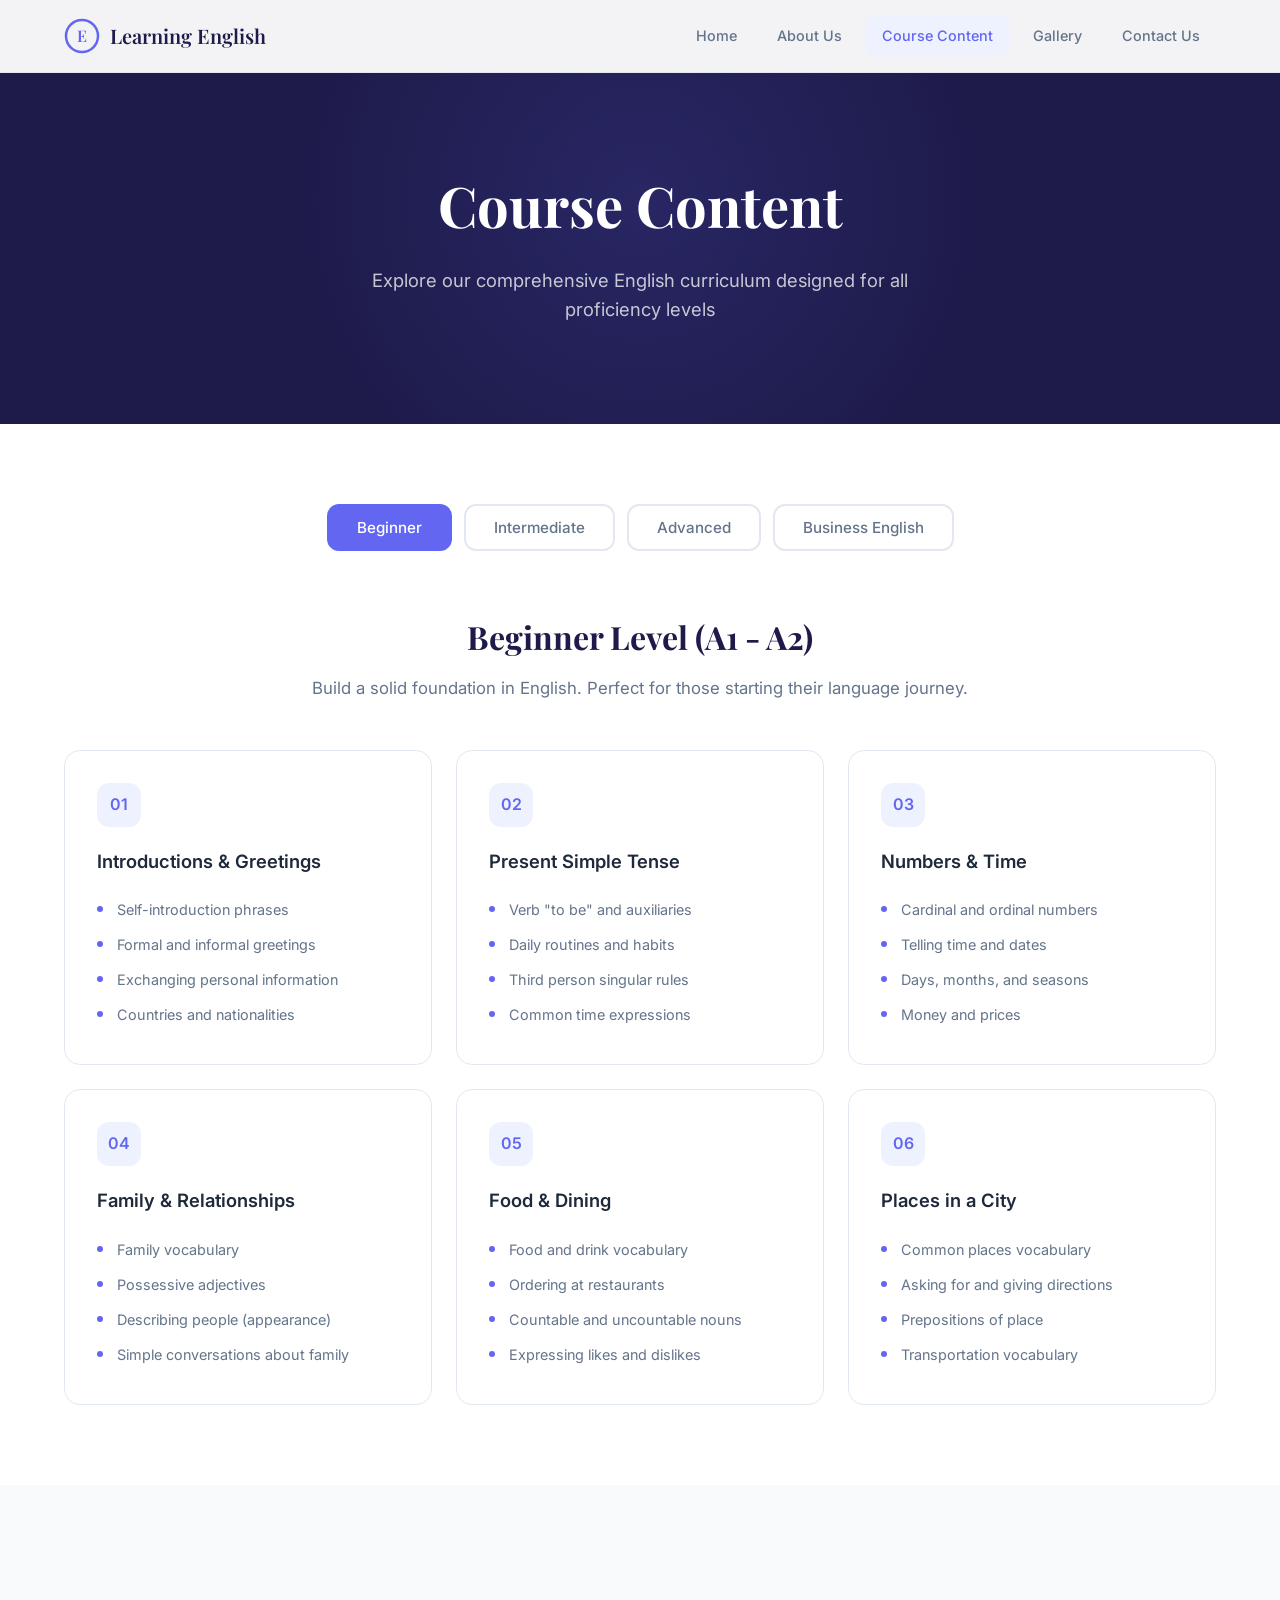
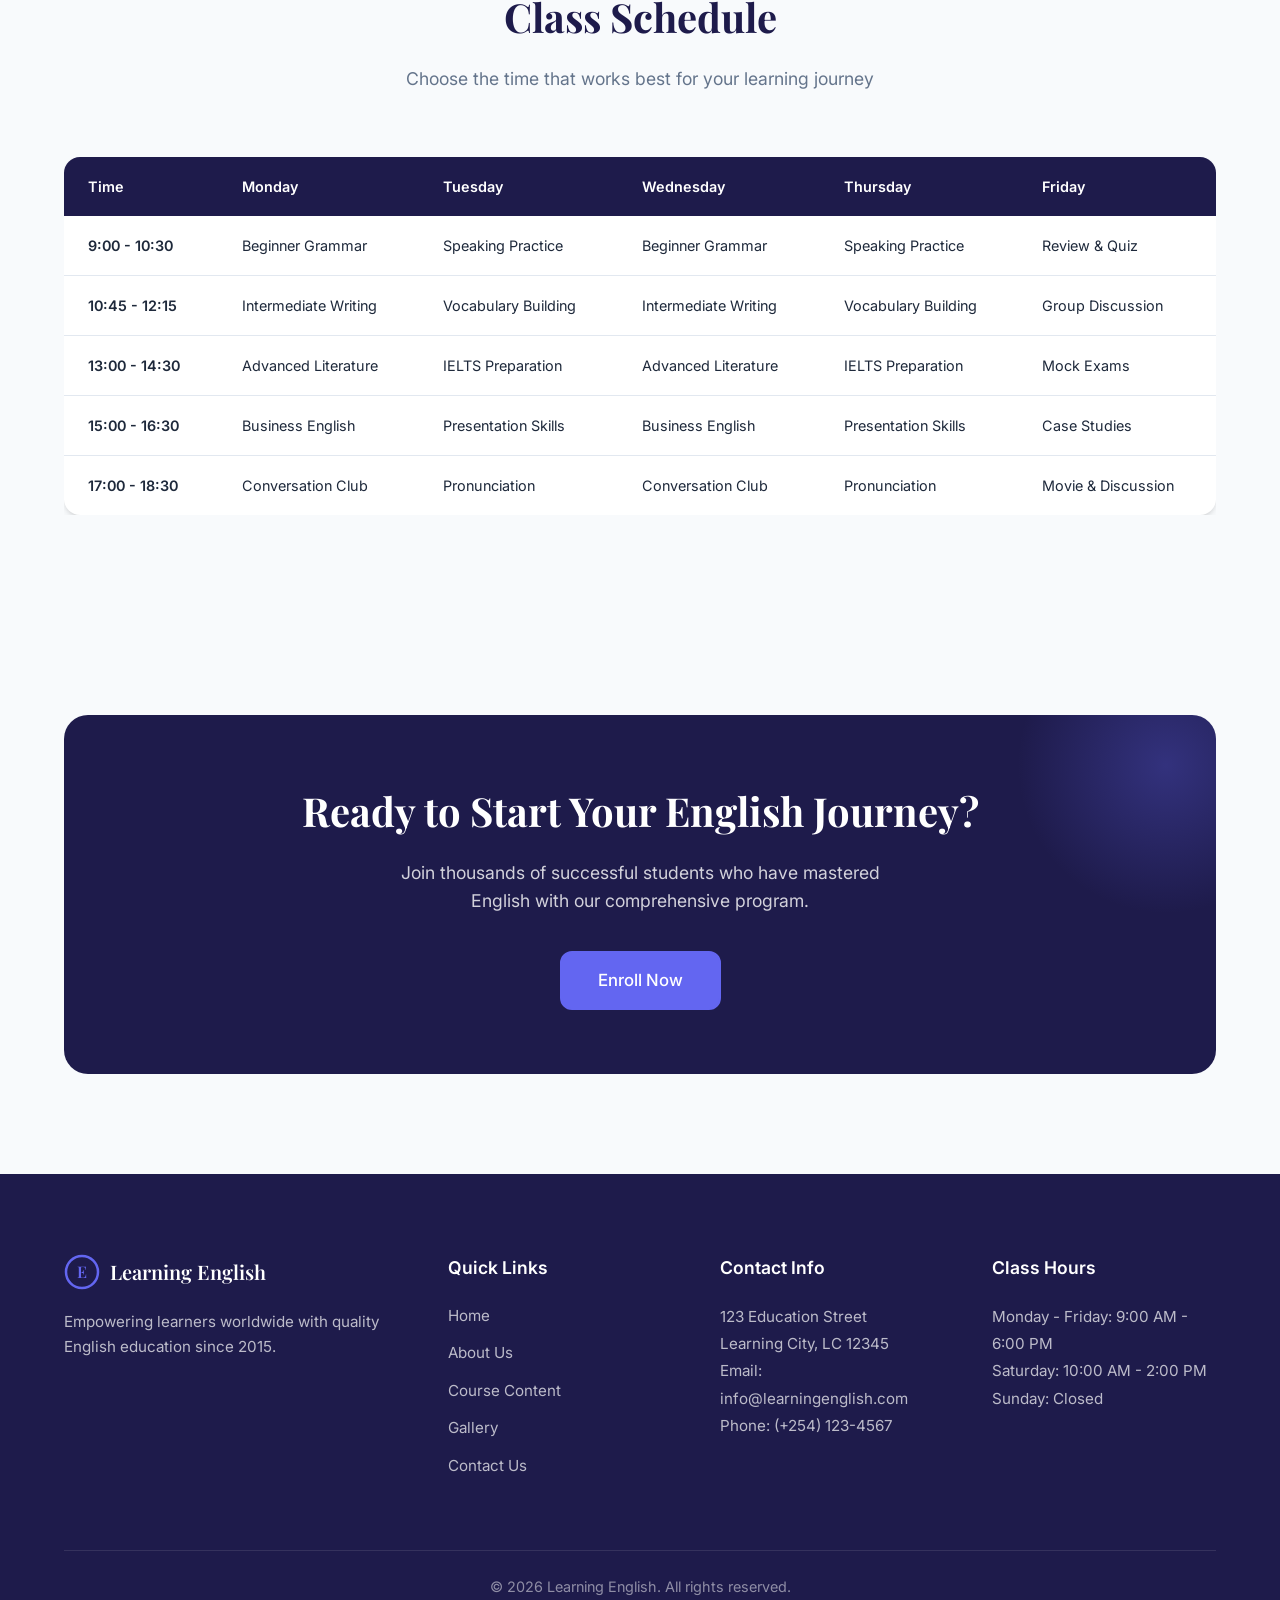
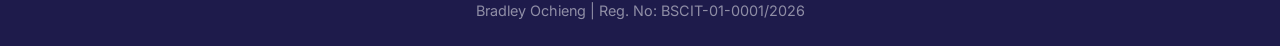
<file: courses.html>
<!DOCTYPE html>
<html lang="en">
<head>
    <meta charset="UTF-8">
    <meta name="viewport" content="width=device-width, initial-scale=1.0">
    <title>Course Content - Learning English</title>
    <link rel="stylesheet" href="css/style.css">
    <link href="https://fonts.googleapis.com/css2?family=Playfair+Display:wght@400;600;700&family=Inter:wght@300;400;500;600&display=swap" rel="stylesheet">
</head>
<body>
    <!-- Navigation -->
    <nav class="navbar" id="navbar">
        <div class="nav-container">
            <a href="index.html" class="logo">
                <svg width="36" height="36" viewBox="0 0 36 36" fill="none">
                    <circle cx="18" cy="18" r="16" stroke="#6366f1" stroke-width="2.5"/>
                    <text x="18" y="24" text-anchor="middle" fill="#6366f1" font-size="16" font-weight="600">E</text>
                </svg>
                <span>Learning English</span>
            </a>
            <button class="nav-toggle" id="navToggle" aria-label="Toggle navigation">
                <span></span>
                <span></span>
                <span></span>
            </button>
            <ul class="nav-menu" id="navMenu">
                <li><a href="index.html">Home</a></li>
                <li><a href="about.html">About Us</a></li>
                <li><a href="courses.html" class="active">Course Content</a></li>
                <li><a href="gallery.html">Gallery</a></li>
                <li><a href="contact.html">Contact Us</a></li>
            </ul>
        </div>
    </nav>

    <!-- Page Header -->
    <section class="page-header">
        <div class="page-header-bg"></div>
        <div class="container">
            <h1>Course Content</h1>
            <p>Explore our comprehensive English curriculum designed for all proficiency levels</p>
        </div>
    </section>

    <!-- Course Levels -->
    <section class="course-levels">
        <div class="container">
            <div class="level-tabs">
                <button class="level-tab active" data-level="beginner">Beginner</button>
                <button class="level-tab" data-level="intermediate">Intermediate</button>
                <button class="level-tab" data-level="advanced">Advanced</button>
                <button class="level-tab" data-level="business">Business English</button>
            </div>

            <!-- Beginner Level -->
            <div class="level-content active" id="beginner">
                <div class="level-header">
                    <h2>Beginner Level (A1 - A2)</h2>
                    <p>Build a solid foundation in English. Perfect for those starting their language journey.</p>
                </div>
                <div class="modules-grid">
                    <div class="module-card">
                        <div class="module-number">01</div>
                        <h3>Introductions & Greetings</h3>
                        <ul>
                            <li>Self-introduction phrases</li>
                            <li>Formal and informal greetings</li>
                            <li>Exchanging personal information</li>
                            <li>Countries and nationalities</li>
                        </ul>
                    </div>
                    <div class="module-card">
                        <div class="module-number">02</div>
                        <h3>Present Simple Tense</h3>
                        <ul>
                            <li>Verb "to be" and auxiliaries</li>
                            <li>Daily routines and habits</li>
                            <li>Third person singular rules</li>
                            <li>Common time expressions</li>
                        </ul>
                    </div>
                    <div class="module-card">
                        <div class="module-number">03</div>
                        <h3>Numbers & Time</h3>
                        <ul>
                            <li>Cardinal and ordinal numbers</li>
                            <li>Telling time and dates</li>
                            <li>Days, months, and seasons</li>
                            <li>Money and prices</li>
                        </ul>
                    </div>
                    <div class="module-card">
                        <div class="module-number">04</div>
                        <h3>Family & Relationships</h3>
                        <ul>
                            <li>Family vocabulary</li>
                            <li>Possessive adjectives</li>
                            <li>Describing people (appearance)</li>
                            <li>Simple conversations about family</li>
                        </ul>
                    </div>
                    <div class="module-card">
                        <div class="module-number">05</div>
                        <h3>Food & Dining</h3>
                        <ul>
                            <li>Food and drink vocabulary</li>
                            <li>Ordering at restaurants</li>
                            <li>Countable and uncountable nouns</li>
                            <li>Expressing likes and dislikes</li>
                        </ul>
                    </div>
                    <div class="module-card">
                        <div class="module-number">06</div>
                        <h3>Places in a City</h3>
                        <ul>
                            <li>Common places vocabulary</li>
                            <li>Asking for and giving directions</li>
                            <li>Prepositions of place</li>
                            <li>Transportation vocabulary</li>
                        </ul>
                    </div>
                </div>
            </div>

            <!-- Intermediate Level -->
            <div class="level-content" id="intermediate">
                <div class="level-header">
                    <h2>Intermediate Level (B1 - B2)</h2>
                    <p>Expand your skills and gain confidence in everyday communication.</p>
                </div>
                <div class="modules-grid">
                    <div class="module-card">
                        <div class="module-number">01</div>
                        <h3>Past Tenses</h3>
                        <ul>
                            <li>Simple Past vs. Past Continuous</li>
                            <li>Used to and Would</li>
                            <li>Past Perfect introduction</li>
                            <li>Telling stories and anecdotes</li>
                        </ul>
                    </div>
                    <div class="module-card">
                        <div class="module-number">02</div>
                        <h3>Future Forms</h3>
                        <ul>
                            <li>Will vs. Going to</li>
                            <li>Present Continuous for future</li>
                            <li>Predictions and plans</li>
                            <li>Future time clauses</li>
                        </ul>
                    </div>
                    <div class="module-card">
                        <div class="module-number">03</div>
                        <h3>Modal Verbs</h3>
                        <ul>
                            <li>Ability, permission, and requests</li>
                            <li>Obligation and prohibition</li>
                            <li>Advice and suggestions</li>
                            <li>Deductions and speculations</li>
                        </ul>
                    </div>
                    <div class="module-card">
                        <div class="module-number">04</div>
                        <h3>Conditionals</h3>
                        <ul>
                            <li>Zero Conditional (facts)</li>
                            <li>First Conditional (real possibilities)</li>
                            <li>Second Conditional (hypothetical)</li>
                            <li>Unless, as long as, provided that</li>
                        </ul>
                    </div>
                    <div class="module-card">
                        <div class="module-number">05</div>
                        <h3>Reported Speech</h3>
                        <ul>
                            <li>Reporting statements</li>
                            <li>Reporting questions</li>
                            <li>Reporting commands and requests</li>
                            <li>Tense backshifting rules</li>
                        </ul>
                    </div>
                    <div class="module-card">
                        <div class="module-number">06</div>
                        <h3>Phrasal Verbs</h3>
                        <ul>
                            <li>Common phrasal verbs (A-Z)</li>
                            <li>Separable vs. inseparable</li>
                            <li>Phrasal verbs in context</li>
                            <li>Practice exercises and quizzes</li>
                        </ul>
                    </div>
                </div>
            </div>

            <!-- Advanced Level -->
            <div class="level-content" id="advanced">
                <div class="level-header">
                    <h2>Advanced Level (C1 - C2)</h2>
                    <p>Refine your fluency and master complex language structures.</p>
                </div>
                <div class="modules-grid">
                    <div class="module-card">
                        <div class="module-number">01</div>
                        <h3>Advanced Grammar Structures</h3>
                        <ul>
                            <li>Inversion and emphasis</li>
                            <li>Complex passive constructions</li>
                            <li>Cleft sentences and fronting</li>
                            <li>Subjunctive mood usage</li>
                        </ul>
                    </div>
                    <div class="module-card">
                        <div class="module-number">02</div>
                        <h3>Third & Mixed Conditionals</h3>
                        <ul>
                            <li>Third Conditional (regrets)</li>
                            <li>Mixed Conditionals</li>
                            <li>Wishes and regrets (I wish/If only)</li>
                            <li>Should have, could have, would have</li>
                        </ul>
                    </div>
                    <div class="module-card">
                        <div class="module-number">03</div>
                        <h3>Advanced Vocabulary</h3>
                        <ul>
                            <li>Collocations and idioms</li>
                            <li>Word formation (prefixes/suffixes)</li>
                            <li>Academic and formal vocabulary</li>
                            <li>Register and tone awareness</li>
                        </ul>
                    </div>
                    <div class="module-card">
                        <div class="module-number">04</div>
                        <h3>Academic Writing</h3>
                        <ul>
                            <li>Essay structure and organization</li>
                            <li>Cohesion and coherence</li>
                            <li>Critical analysis language</li>
                            <li>Citation and referencing styles</li>
                        </ul>
                    </div>
                    <div class="module-card">
                        <div class="module-number">05</div>
                        <h3>IELTS/TOEFL Preparation</h3>
                        <ul>
                            <li>Exam format and strategies</li>
                            <li>Speaking test practice</li>
                            <li>Writing task techniques</li>
                            <li>Listening and reading skills</li>
                        </ul>
                    </div>
                    <div class="module-card">
                        <div class="module-number">06</div>
                        <h3>Public Speaking & Debate</h3>
                        <ul>
                            <li>Presentation skills</li>
                            <li>Argumentation and persuasion</li>
                            <li>Impromptu speaking practice</li>
                            <li>Pronunciation refinement</li>
                        </ul>
                    </div>
                </div>
            </div>

            <!-- Business English -->
            <div class="level-content" id="business">
                <div class="level-header">
                    <h2>Business English</h2>
                    <p>Specialized language skills for the professional workplace.</p>
                </div>
                <div class="modules-grid">
                    <div class="module-card">
                        <div class="module-number">01</div>
                        <h3>Professional Communication</h3>
                        <ul>
                            <li>Email writing (formal/informal)</li>
                            <li>Telephone and video call etiquette</li>
                            <li>Meeting vocabulary and phrases</li>
                            <li>Making and handling complaints</li>
                        </ul>
                    </div>
                    <div class="module-card">
                        <div class="module-number">02</div>
                        <h3>Presentations & Negotiations</h3>
                        <ul>
                            <li>Structuring presentations</li>
                            <li>Signposting language</li>
                            <li>Negotiation strategies and phrases</li>
                            <li>Handling Q&A sessions</li>
                        </ul>
                    </div>
                    <div class="module-card">
                        <div class="module-number">03</div>
                        <h3>Marketing & Sales</h3>
                        <ul>
                            <li>Product description language</li>
                            <li>Persuasive communication</li>
                            <li>Customer service interactions</li>
                            <li>Market analysis vocabulary</li>
                        </ul>
                    </div>
                    <div class="module-card">
                        <div class="module-number">04</div>
                        <h3>Finance & Accounting</h3>
                        <ul>
                            <li>Financial terminology</li>
                            <li>Report writing and analysis</li>
                            <li>Budget discussions</li>
                            <li>Auditing vocabulary</li>
                        </ul>
                    </div>
                    <div class="module-card">
                        <div class="module-number">05</div>
                        <h3>Human Resources</h3>
                        <ul>
                            <li>Recruitment and interviewing</li>
                            <li>Performance review language</li>
                            <li>Workplace policies discussion</li>
                            <li>Team management vocabulary</li>
                        </ul>
                    </div>
                    <div class="module-card">
                        <div class="module-number">06</div>
                        <h3>Cross-Cultural Business</h3>
                        <ul>
                            <li>Cultural awareness in business</li>
                            <li>International etiquette</li>
                            <li>Building global relationships</li>
                            <li>Virtual team communication</li>
                        </ul>
                    </div>
                </div>
            </div>
        </div>
    </section>

    <!-- Schedule Section -->
    <section class="schedule-section">
        <div class="container">
            <div class="section-header">
                <h2>Class Schedule</h2>
                <p>Choose the time that works best for your learning journey</p>
            </div>
            <div class="schedule-table-wrapper">
                <table class="schedule-table">
                    <thead>
                        <tr>
                            <th>Time</th>
                            <th>Monday</th>
                            <th>Tuesday</th>
                            <th>Wednesday</th>
                            <th>Thursday</th>
                            <th>Friday</th>
                        </tr>
                    </thead>
                    <tbody>
                        <tr>
                            <td class="time-slot">9:00 - 10:30</td>
                            <td>Beginner Grammar</td>
                            <td>Speaking Practice</td>
                            <td>Beginner Grammar</td>
                            <td>Speaking Practice</td>
                            <td>Review & Quiz</td>
                        </tr>
                        <tr>
                            <td class="time-slot">10:45 - 12:15</td>
                            <td>Intermediate Writing</td>
                            <td>Vocabulary Building</td>
                            <td>Intermediate Writing</td>
                            <td>Vocabulary Building</td>
                            <td>Group Discussion</td>
                        </tr>
                        <tr>
                            <td class="time-slot">13:00 - 14:30</td>
                            <td>Advanced Literature</td>
                            <td>IELTS Preparation</td>
                            <td>Advanced Literature</td>
                            <td>IELTS Preparation</td>
                            <td>Mock Exams</td>
                        </tr>
                        <tr>
                            <td class="time-slot">15:00 - 16:30</td>
                            <td>Business English</td>
                            <td>Presentation Skills</td>
                            <td>Business English</td>
                            <td>Presentation Skills</td>
                            <td>Case Studies</td>
                        </tr>
                        <tr>
                            <td class="time-slot">17:00 - 18:30</td>
                            <td>Conversation Club</td>
                            <td>Pronunciation</td>
                            <td>Conversation Club</td>
                            <td>Pronunciation</td>
                            <td>Movie & Discussion</td>
                        </tr>
                    </tbody>
                </table>
            </div>
        </div>
    </section>

<!-- CTA Section-With Enroll Button in the Coourse content page -->
    <section class="cta-section">
        <div class="container">
            <div class="cta-box">
                <h2>Ready to Start Your English Journey?</h2>
                <p>Join thousands of successful students who have mastered English with our comprehensive program.</p>
                <a href="contact.html" class="btn btn-primary btn-large">Enroll Now</a>
            </div>
        </div>
    </section>

    <!-- Footer -->
    <footer class="footer">
        <div class="container">
            <div class="footer-grid">
                <div class="footer-brand">
                    <a href="index.html" class="logo">
                        <svg width="36" height="36" viewBox="0 0 36 36" fill="none">
                            <circle cx="18" cy="18" r="16" stroke="#6366f1" stroke-width="2.5"/>
                            <text x="18" y="24" text-anchor="middle" fill="#6366f1" font-size="16" font-weight="600">E</text>
                        </svg>
                        <span>Learning English</span>
                    </a>
                    <p>Empowering learners worldwide with quality English education since 2015.</p>
                </div>
                <div class="footer-links">
                    <h4>Quick Links</h4>
                    <ul>
                        <li><a href="index.html">Home</a></li>
                        <li><a href="about.html">About Us</a></li>
                        <li><a href="courses.html">Course Content</a></li>
                        <li><a href="gallery.html">Gallery</a></li>
                        <li><a href="contact.html">Contact Us</a></li>
                    </ul>
                </div>
                <div class="footer-contact">
                    <h4>Contact Info</h4>
                    <p>123 Education Street<br>Learning City, LC 12345</p>
                    <p>Email: info@learningenglish.com</p>
                    <p>Phone: (+254) 123-4567</p>
                </div>
                <div class="footer-hours">
                    <h4>Class Hours</h4>
                    <p>Monday - Friday: 9:00 AM - 6:00 PM</p>
                    <p>Saturday: 10:00 AM - 2:00 PM</p>
                    <p>Sunday: Closed</p>
                </div>
            </div>
            <div class="footer-bottom">
           <p>&copy; 2026 Learning English. All rights reserved.</p>
           <p>Bradley Ochieng | Reg. No: BSCIT-01-0001/2026</p>
            </div>
        </div>
    </footer>

    <script src="js/main.js"></script>
</body>
</html>
</file>
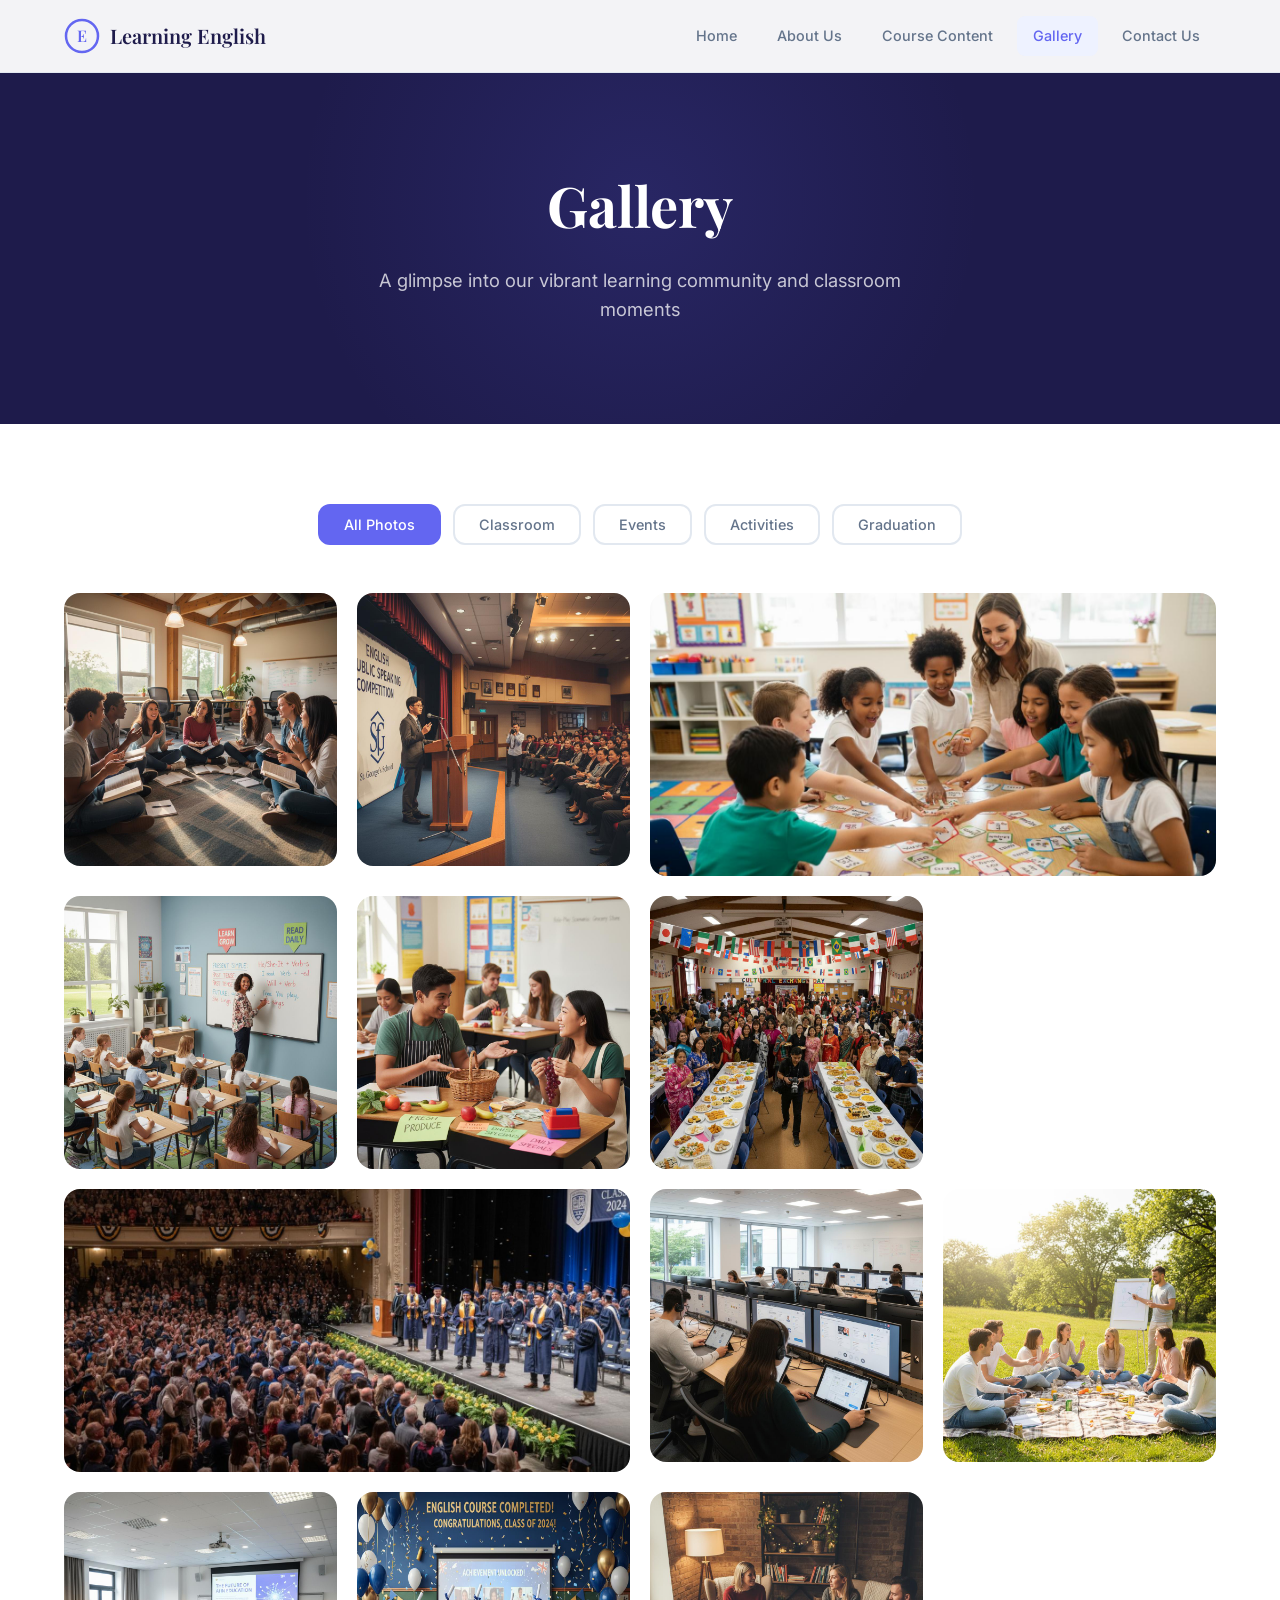
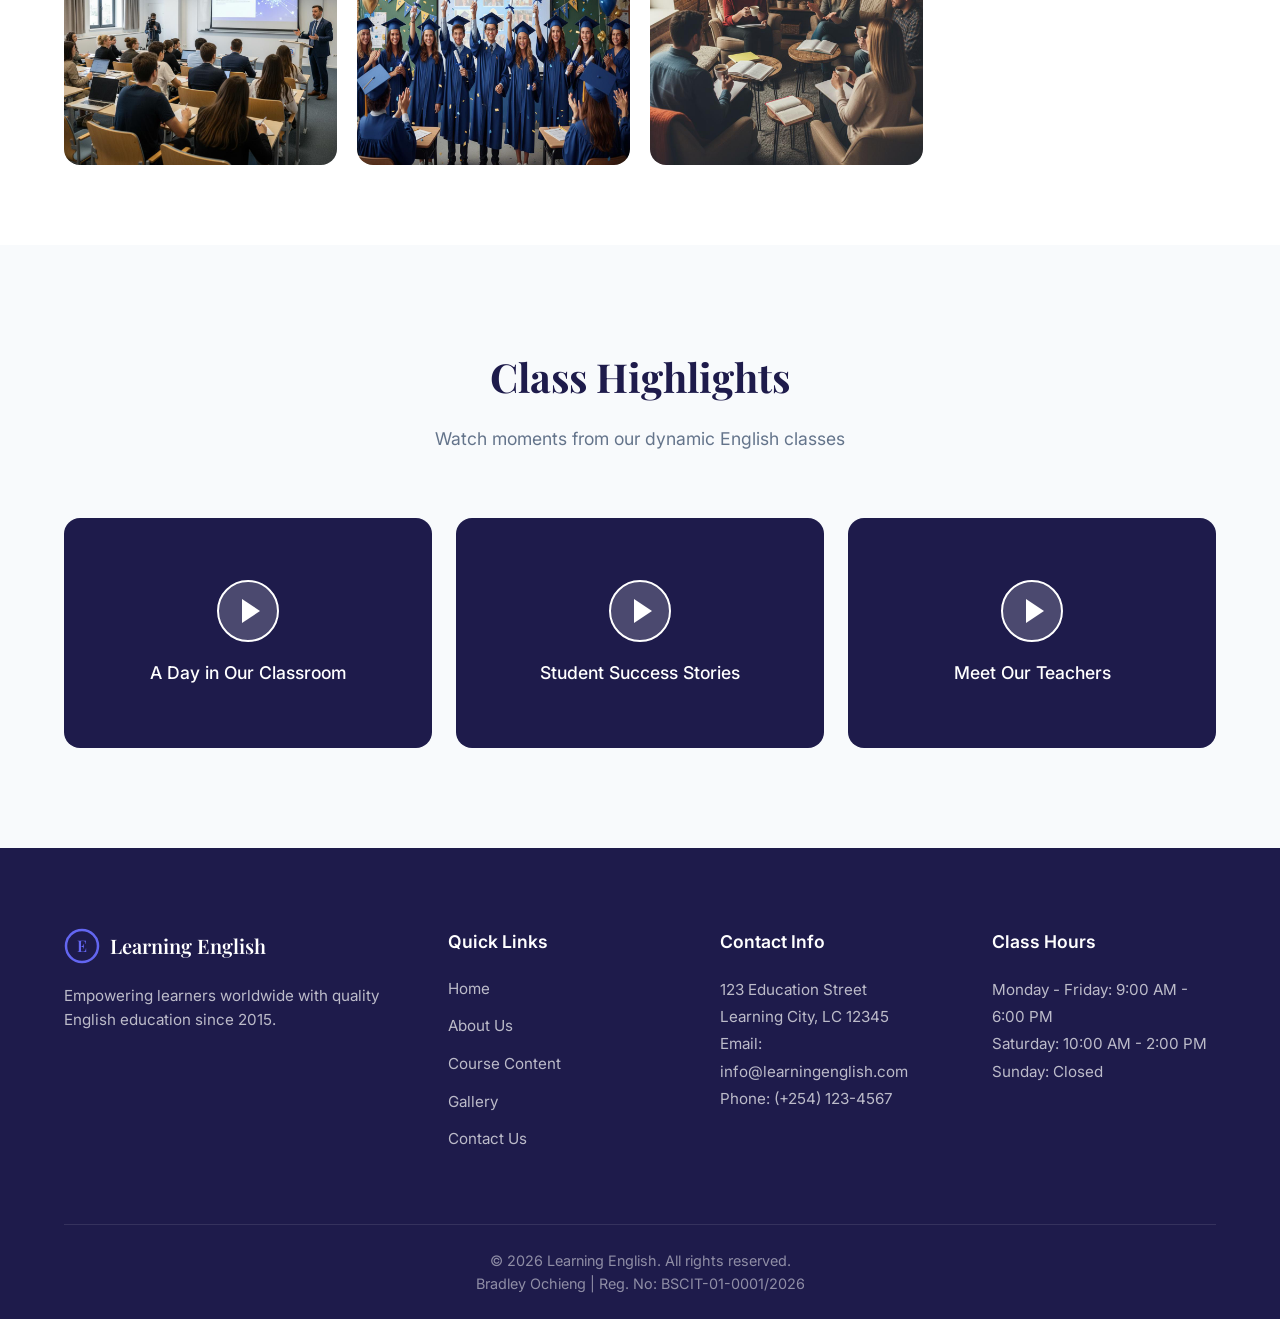
<file: gallery.html>
<!DOCTYPE html>
<html lang="en">
<head>
    <meta charset="UTF-8">
    <meta name="viewport" content="width=device-width, initial-scale=1.0">
    <title>Gallery - Learning English</title>
    <link rel="stylesheet" href="css/style.css">
    <link href="https://fonts.googleapis.com/css2?family=Playfair+Display:wght@400;600;700&family=Inter:wght@300;400;500;600&display=swap" rel="stylesheet">
</head>
<body>
    <!-- Navigation -->
    <nav class="navbar" id="navbar">
        <div class="nav-container">
            <a href="index.html" class="logo">
                <svg width="36" height="36" viewBox="0 0 36 36" fill="none">
                    <circle cx="18" cy="18" r="16" stroke="#6366f1" stroke-width="2.5"/>
                    <text x="18" y="24" text-anchor="middle" fill="#6366f1" font-size="16" font-weight="600">E</text>
                </svg>
                <span>Learning English</span>
            </a>
            <button class="nav-toggle" id="navToggle" aria-label="Toggle navigation">
                <span></span>
                <span></span>
                <span></span>
            </button>
            <ul class="nav-menu" id="navMenu">
                <li><a href="index.html">Home</a></li>
                <li><a href="about.html">About Us</a></li>
                <li><a href="courses.html">Course Content</a></li>
                <li><a href="gallery.html" class="active">Gallery</a></li>
                <li><a href="contact.html">Contact Us</a></li>
            </ul>
        </div>
    </nav>

    <!-- Page Header -->
    <section class="page-header">
        <div class="page-header-bg"></div>
        <div class="container">
            <h1>Gallery</h1>
            <p>A glimpse into our vibrant learning community and classroom moments</p>
        </div>
    </section>

    <!-- Gallery Filter -->
    <section class="gallery-section">
        <div class="container">
            <div class="gallery-filter">
                <button class="filter-btn active" data-filter="all">All Photos</button>
                <button class="filter-btn" data-filter="classroom">Classroom</button>
                <button class="filter-btn" data-filter="events">Events</button>
                <button class="filter-btn" data-filter="activities">Activities</button>
                <button class="filter-btn" data-filter="graduation">Graduation</button>
            </div>

            <div class="gallery-grid">
                <div class="gallery-item" data-category="classroom">
                    <img src="images/gallery1.jpg" alt="Students engaged in group discussion during English class" loading="lazy">
                    <div class="gallery-overlay">
                        <h3>Group Discussion Session</h3>
                        <p>Intermediate students practicing conversational skills</p>
                    </div>
                </div>
                <div class="gallery-item" data-category="events">
                    <img src="images/gallery2.jpg" alt="English speaking competition event" loading="lazy">
                    <div class="gallery-overlay">
                        <h3>Annual Speaking Competition</h3>
                        <p>Students showcase their public speaking talents</p>
                    </div>
                </div>
                <div class="gallery-item wide" data-category="activities">
                    <img src="images/gallery3.jpg" alt="Interactive learning activity with flashcards" loading="lazy">
                    <div class="gallery-overlay">
                        <h3>Vocabulary Building Workshop</h3>
                        <p>Hands-on activities to expand word knowledge</p>
                    </div>
                </div>
                <div class="gallery-item" data-category="classroom">
                    <img src="images/gallery4.jpg" alt="Teacher explaining grammar on whiteboard" loading="lazy">
                    <div class="gallery-overlay">
                        <h3>Grammar in Action</h3>
                        <p>Making complex grammar rules simple and fun</p>
                    </div>
                </div>
                <div class="gallery-item" data-category="activities">
                    <img src="images/gallery5.jpg" alt="Students participating in role-play exercise" loading="lazy">
                    <div class="gallery-overlay">
                        <h3>Role-Play Practice</h3>
                        <p>Real-world scenario training for practical skills</p>
                    </div>
                </div>
                <div class="gallery-item" data-category="events">
                    <img src="images/gallery6.jpg" alt="Cultural exchange day celebration" loading="lazy">
                    <div class="gallery-overlay">
                        <h3>Cultural Exchange Day</h3>
                        <p>Celebrating diversity and global perspectives</p>
                    </div>
                </div>
                <div class="gallery-item wide" data-category="graduation">
                    <img src="images/gallery7.jpg" alt="Graduation ceremony with certificate recipients" loading="lazy">
                    <div class="gallery-overlay">
                        <h3>Graduation Ceremony 2024</h3>
                        <p>Celebrating our students' amazing achievements</p>
                    </div>
                </div>
                <div class="gallery-item" data-category="classroom">
                    <img src="images/gallery8.jpg" alt="Students using computers for online learning" loading="lazy">
                    <div class="gallery-overlay">
                        <h3>Digital Learning Lab</h3>
                        <p>Blending technology with language education</p>
                    </div>
                </div>
                <div class="gallery-item" data-category="activities">
                    <img src="images/gallery9.jpg" alt="Outdoor English picnic activity" loading="lazy">
                    <div class="gallery-overlay">
                        <h3>English Picnic Day</h3>
                        <p>Learning English while enjoying the outdoors</p>
                    </div>
                </div>
                <div class="gallery-item" data-category="events">
                    <img src="images/gallery10.jpg" alt="Guest lecture from native English speaker" loading="lazy">
                    <div class="gallery-overlay">
                        <h3>Guest Speaker Series</h3>
                        <p>Learning from native speakers and industry experts</p>
                    </div>
                </div>
                <div class="gallery-item" data-category="graduation">
                    <img src="images/gallery11.jpg" alt="Students proudly displaying certificates" loading="lazy">
                    <div class="gallery-overlay">
                        <h3>Certificate Presentation</h3>
                        <p>Recognizing dedication and hard work</p>
                    </div>
                </div>
                <div class="gallery-item" data-category="classroom">
                    <img src="images/gallery12.jpg" alt="Small group conversation circle" loading="lazy">
                    <div class="gallery-overlay">
                        <h3>Conversation Circles</h3>
                        <p>Intimate group settings for speaking practice</p>
                    </div>
                </div>
            </div>
        </div>
    </section>

    <!-- Video Section -->
    <section class="video-section">
        <div class="container">
            <div class="section-header">
                <h2>Class Highlights</h2>
                <p>Watch moments from our dynamic English classes</p>
            </div>
            <div class="video-grid">
                <div class="video-card">
                    <div class="video-placeholder">
                        <svg width="64" height="64" viewBox="0 0 64 64" fill="none">
                            <circle cx="32" cy="32" r="30" stroke="white" stroke-width="2" fill="rgba(255,255,255,0.2)"/>
                            <path d="M26 20L44 32L26 44V20Z" fill="white"/>
                        </svg>
                        <span>A Day in Our Classroom</span>
                    </div>
                </div>
                <div class="video-card">
                    <div class="video-placeholder">
                        <svg width="64" height="64" viewBox="0 0 64 64" fill="none">
                            <circle cx="32" cy="32" r="30" stroke="white" stroke-width="2" fill="rgba(255,255,255,0.2)"/>
                            <path d="M26 20L44 32L26 44V20Z" fill="white"/>
                        </svg>
                        <span>Student Success Stories</span>
                    </div>
                </div>
                <div class="video-card">
                    <div class="video-placeholder">
                        <svg width="64" height="64" viewBox="0 0 64 64" fill="none">
                            <circle cx="32" cy="32" r="30" stroke="white" stroke-width="2" fill="rgba(255,255,255,0.2)"/>
                            <path d="M26 20L44 32L26 44V20Z" fill="white"/>
                        </svg>
                        <span>Meet Our Teachers</span>
                    </div>
                </div>
            </div>
        </div>
    </section>

    <!-- Footer -->
    <footer class="footer">
        <div class="container">
            <div class="footer-grid">
                <div class="footer-brand">
                    <a href="index.html" class="logo">
                        <svg width="36" height="36" viewBox="0 0 36 36" fill="none">
                            <circle cx="18" cy="18" r="16" stroke="#6366f1" stroke-width="2.5"/>
                            <text x="18" y="24" text-anchor="middle" fill="#6366f1" font-size="16" font-weight="600">E</text>
                        </svg>
                        <span>Learning English</span>
                    </a>
                    <p>Empowering learners worldwide with quality English education since 2015.</p>
                </div>
                <div class="footer-links">
                    <h4>Quick Links</h4>
                    <ul>
                        <li><a href="index.html">Home</a></li>
                        <li><a href="about.html">About Us</a></li>
                        <li><a href="courses.html">Course Content</a></li>
                        <li><a href="gallery.html">Gallery</a></li>
                        <li><a href="contact.html">Contact Us</a></li>
                    </ul>
                </div>
                <div class="footer-contact">
                    <h4>Contact Info</h4>
                    <p>123 Education Street<br>Learning City, LC 12345</p>
                    <p>Email: info@learningenglish.com</p>
                    <p>Phone: (+254) 123-4567</p>
                </div>
                <div class="footer-hours">
                    <h4>Class Hours</h4>
                    <p>Monday - Friday: 9:00 AM - 6:00 PM</p>
                    <p>Saturday: 10:00 AM - 2:00 PM</p>
                    <p>Sunday: Closed</p>
                </div>
            </div>
            <div class="footer-bottom">
           <p>&copy; 2026 Learning English. All rights reserved.</p>
           <p>Bradley Ochieng | Reg. No: BSCIT-01-0001/2026</p>
            </div>
        </div>
    </footer>

    <script src="js/main.js"></script>
</body>
</html>
</file>
<file: css/style.css>
/* ============================================
   Learning English - Main Stylesheet
   ============================================ */

/* CSS Variables */
:root {
    --primary: #6366f1;
    --primary-dark: #4f46e5;
    --primary-light: #818cf8;
    --primary-bg: #eef2ff;
    --secondary: #1e1b4b;
    --accent-green: #10b981;
    --accent-amber: #f59e0b;
    --accent-pink: #ec4899;
    --text-primary: #1e293b;
    --text-secondary: #64748b;
    --text-light: #94a3b8;
    --bg-white: #ffffff;
    --bg-light: #f8fafc;
    --bg-cream: #fefce8;
    --border-light: #e2e8f0;
    --shadow-sm: 0 1px 2px rgba(0, 0, 0, 0.05);
    --shadow-md: 0 4px 6px -1px rgba(0, 0, 0, 0.1), 0 2px 4px -2px rgba(0, 0, 0, 0.1);
    --shadow-lg: 0 10px 15px -3px rgba(0, 0, 0, 0.1), 0 4px 6px -4px rgba(0, 0, 0, 0.1);
    --shadow-xl: 0 20px 25px -5px rgba(0, 0, 0, 0.1), 0 8px 10px -6px rgba(0, 0, 0, 0.1);
    --radius-sm: 8px;
    --radius-md: 12px;
    --radius-lg: 16px;
    --radius-xl: 24px;
    --transition: all 0.3s cubic-bezier(0.4, 0, 0.2, 1);
}

/* Reset & Base */
*, *::before, *::after {
    margin: 0;
    padding: 0;
    box-sizing: border-box;
}

html {
    scroll-behavior: smooth;
}

body {
    font-family: 'Inter', -apple-system, BlinkMacSystemFont, 'Segoe UI', Roboto, sans-serif;
    color: var(--text-primary);
    line-height: 1.6;
    background-color: var(--bg-white);
    -webkit-font-smoothing: antialiased;
}

img {
    max-width: 100%;
    height: auto;
    display: block;
}

a {
    text-decoration: none;
    color: inherit;
    transition: var(--transition);
}

ul {
    list-style: none;
}

/* Container */
.container {
    max-width: 1200px;
    margin: 0 auto;
    padding: 0 24px;
}

/* ============================================
   NAVIGATION
   ============================================ */
.navbar {
    position: fixed;
    top: 0;
    left: 0;
    right: 0;
    z-index: 1000;
    background: rgba(255, 255, 255, 0.95);
    backdrop-filter: blur(12px);
    border-bottom: 1px solid var(--border-light);
    transition: var(--transition);
}

.nav-container {
    max-width: 1200px;
    margin: 0 auto;
    padding: 0 24px;
    display: flex;
    align-items: center;
    justify-content: space-between;
    height: 72px;
}

.logo {
    display: flex;
    align-items: center;
    gap: 10px;
    font-family: 'Playfair Display', serif;
    font-size: 1.25rem;
    font-weight: 600;
    color: var(--secondary);
}

.logo svg {
    flex-shrink: 0;
}

.nav-menu {
    display: flex;
    align-items: center;
    gap: 8px;
}

.nav-menu a {
    display: block;
    padding: 8px 16px;
    font-size: 0.9rem;
    font-weight: 500;
    color: var(--text-secondary);
    border-radius: var(--radius-sm);
    transition: var(--transition);
}

.nav-menu a:hover,
.nav-menu a.active {
    color: var(--primary);
    background-color: var(--primary-bg);
}

.nav-toggle {
    display: none;
    flex-direction: column;
    gap: 5px;
    background: none;
    border: none;
    cursor: pointer;
    padding: 4px;
}

.nav-toggle span {
    display: block;
    width: 24px;
    height: 2px;
    background: var(--text-primary);
    border-radius: 2px;
    transition: var(--transition);
}

/* ============================================
   BUTTONS
   ============================================ */
.btn {
    display: inline-flex;
    align-items: center;
    justify-content: center;
    gap: 8px;
    padding: 12px 28px;
    font-size: 0.95rem;
    font-weight: 500;
    font-family: inherit;
    border-radius: var(--radius-md);
    border: 2px solid transparent;
    cursor: pointer;
    transition: var(--transition);
}

.btn-primary {
    background-color: var(--primary);
    color: white;
    border-color: var(--primary);
}

.btn-primary:hover {
    background-color: var(--primary-dark);
    border-color: var(--primary-dark);
    transform: translateY(-2px);
    box-shadow: var(--shadow-lg);
}

.btn-secondary {
    background-color: transparent;
    color: var(--primary);
    border-color: var(--primary);
}

.btn-secondary:hover {
    background-color: var(--primary-bg);
    transform: translateY(-2px);
}

.btn-large {
    padding: 14px 36px;
    font-size: 1.05rem;
}

.btn-submit {
    width: 100%;
    padding: 14px;
    font-size: 1rem;
}

/* ============================================
   HERO SECTION (Home)
   ============================================ */
.hero {
    display: grid;
    grid-template-columns: 1fr 1fr;
    align-items: center;
    min-height: 100vh;
    padding: 120px 48px 80px;
    max-width: 1200px;
    margin: 0 auto;
    gap: 60px;
    position: relative;
}

.hero-bg {
    position: absolute;
    top: -100px;
    right: -100px;
    width: 600px;
    height: 600px;
    background: radial-gradient(circle, rgba(99, 102, 241, 0.08) 0%, transparent 70%);
    border-radius: 50%;
    pointer-events: none;
}

.hero-title {
    font-family: 'Playfair Display', serif;
    font-size: 3.5rem;
    font-weight: 700;
    line-height: 1.15;
    color: var(--secondary);
    margin-bottom: 24px;
}

.hero-subtitle {
    font-size: 1.15rem;
    color: var(--text-secondary);
    line-height: 1.7;
    margin-bottom: 40px;
    max-width: 500px;
}

.hero-buttons {
    display: flex;
    gap: 16px;
    flex-wrap: wrap;
}

.hero-image {
    position: relative;
    width: 100%;
    max-width: 500px;      
    border-radius: 24px;
        overflow: hidden;       /* clips the image to the rounded frame */
}

.hero-image img {
    width: 100%;
    height: 100%;
    object-fit: cover;      
    display: block;         
}

.hero-image::before {
    content: '';
    position: absolute;
    top: -20px;
    left: -20px;
    right: 20px;
    bottom: 20px;
    border: 3px solid var(--primary);
    border-radius: var(--radius-xl);
    z-index: -1;
}

/* ============================================
   SECTION HEADER
   ============================================ */
.section-header {
    text-align: center;
    margin-bottom: 64px;
}

.section-header h2 {
    font-family: 'Playfair Display', serif;
    font-size: 2.5rem;
    font-weight: 700;
    color: var(--secondary);
    margin-bottom: 16px;
}

.section-header p {
    font-size: 1.1rem;
    color: var(--text-secondary);
    max-width: 600px;
    margin: 0 auto;
}

/* ============================================
   FEATURES SECTION
   ============================================ */
.features {
    padding: 100px 0;
    background-color: var(--bg-light);
}

.features-grid {
    display: grid;
    grid-template-columns: repeat(4, 1fr);
    gap: 32px;
}

.feature-card {
    background: white;
    padding: 40px 28px;
    border-radius: var(--radius-lg);
    text-align: center;
    transition: var(--transition);
    border: 1px solid var(--border-light);
}

.feature-card:hover {
    transform: translateY(-8px);
    box-shadow: var(--shadow-xl);
    border-color: transparent;
}

.feature-icon {
    margin-bottom: 24px;
    display: inline-flex;
    padding: 16px;
    background: var(--primary-bg);
    border-radius: var(--radius-md);
}

.feature-card h3 {
    font-size: 1.2rem;
    font-weight: 600;
    margin-bottom: 12px;
    color: var(--text-primary);
}

.feature-card p {
    font-size: 0.9rem;
    color: var(--text-secondary);
    line-height: 1.6;
}

/* ============================================
   STATS SECTION
   ============================================ */
.stats {
    padding: 80px 0;
    background: var(--secondary);
}

.stats-grid {
    display: grid;
    grid-template-columns: repeat(4, 1fr);
    gap: 32px;
    text-align: center;
}

.stat-number {
    display: block;
    font-family: 'Playfair Display', serif;
    font-size: 3.5rem;
    font-weight: 700;
    color: white;
    line-height: 1;
    margin-bottom: 12px;
}

.stat-label {
    font-size: 1rem;
    color: rgba(255, 255, 255, 0.8);
    font-weight: 500;
}

/* ============================================
   TESTIMONIALS SECTION
   ============================================ */
.testimonials {
    padding: 100px 0;
}

.testimonials-grid {
    display: grid;
    grid-template-columns: repeat(3, 1fr);
    gap: 32px;
}

.testimonial-card {
    background: white;
    padding: 36px;
    border-radius: var(--radius-lg);
    border: 1px solid var(--border-light);
    transition: var(--transition);
}

.testimonial-card:hover {
    box-shadow: var(--shadow-lg);
    transform: translateY(-4px);
}

.testimonial-stars {
    display: flex;
    gap: 4px;
    margin-bottom: 20px;
}

.testimonial-text {
    font-size: 1rem;
    color: var(--text-primary);
    line-height: 1.7;
    margin-bottom: 28px;
    font-style: italic;
}

.testimonial-author {
    display: flex;
    align-items: center;
    gap: 16px;
}

.testimonial-author img {
    width: 52px;
    height: 52px;
    border-radius: 50%;
    object-fit: cover;
}

.testimonial-author h4 {
    font-size: 1rem;
    font-weight: 600;
    color: var(--text-primary);
    margin-bottom: 2px;
}

.testimonial-author span {
    font-size: 0.85rem;
    color: var(--text-secondary);
}

/* ============================================
   CTA SECTION
   ============================================ */
.cta-section {
    padding: 100px 0;
    background: var(--bg-light);
}

.cta-box {
    background: var(--secondary);
    border-radius: var(--radius-xl);
    padding: 64px;
    text-align: center;
    position: relative;
    overflow: hidden;
}

.cta-box::before {
    content: '';
    position: absolute;
    top: -100px;
    right: -100px;
    width: 300px;
    height: 300px;
    background: radial-gradient(circle, rgba(99, 102, 241, 0.3) 0%, transparent 70%);
    border-radius: 50%;
}

.cta-box h2 {
    font-family: 'Playfair Display', serif;
    font-size: 2.5rem;
    color: white;
    margin-bottom: 16px;
    position: relative;
}

.cta-box p {
    font-size: 1.1rem;
    color: rgba(255, 255, 255, 0.8);
    margin-bottom: 36px;
    max-width: 500px;
    margin-left: auto;
    margin-right: auto;
    position: relative;
}

.cta-box .btn {
    position: relative;
}

/* ============================================
   PAGE HEADER (Inner Pages)
   ============================================ */
.page-header {
    position: relative;
    padding: 160px 0 100px;
    background: var(--secondary);
    text-align: center;
    overflow: hidden;
}

.page-header-bg {
    position: absolute;
    top: -200px;
    left: 50%;
    transform: translateX(-50%);
    width: 800px;
    height: 800px;
    background: radial-gradient(circle, rgba(99, 102, 241, 0.15) 0%, transparent 60%);
    border-radius: 50%;
}

.page-header h1 {
    font-family: 'Playfair Display', serif;
    font-size: 3.5rem;
    font-weight: 700;
    color: white;
    margin-bottom: 16px;
    position: relative;
}

.page-header p {
    font-size: 1.15rem;
    color: rgba(255, 255, 255, 0.75);
    max-width: 600px;
    margin: 0 auto;
    position: relative;
}

/* ============================================
   ABOUT PAGE
   ============================================ */
.about-section {
    padding: 100px 0;
}

.about-grid {
    display: grid;
    grid-template-columns: 1fr 1fr;
    gap: 80px;
    align-items: center;
}

.about-content h2 {
    font-family: 'Playfair Display', serif;
    font-size: 2.5rem;
    font-weight: 700;
    color: var(--secondary);
    margin-bottom: 24px;
}

.about-content p {
    font-size: 1.05rem;
    color: var(--text-secondary);
    line-height: 1.8;
    margin-bottom: 20px;
}

.about-image img {
    border-radius: var(--radius-xl);
    box-shadow: var(--shadow-xl);
}

/* Mission Section */
.mission-section {
    padding: 100px 0;
    background: var(--bg-light);
}

.mission-grid {
    display: grid;
    grid-template-columns: repeat(4, 1fr);
    gap: 32px;
}

.mission-card {
    text-align: center;
    padding: 40px 24px;
}

.mission-icon {
    display: inline-flex;
    padding: 16px;
    background: white;
    border-radius: var(--radius-md);
    margin-bottom: 24px;
    box-shadow: var(--shadow-sm);
}

.mission-card h3 {
    font-size: 1.2rem;
    font-weight: 600;
    margin-bottom: 12px;
    color: var(--text-primary);
}

.mission-card p {
    font-size: 0.95rem;
    color: var(--text-secondary);
    line-height: 1.6;
}

/* Team Section */
.team-section {
    padding: 100px 0;
}

.team-grid {
    display: grid;
    grid-template-columns: repeat(4, 1fr);
    gap: 32px;
}

.team-card {
    text-align: center;
    transition: var(--transition);
}

.team-card:hover {
    transform: translateY(-8px);
}

.team-image {
    width: 180px;
    height: 180px;
    margin: 0 auto 24px;
    border-radius: 50%;
    overflow: hidden;
    box-shadow: var(--shadow-md);
}

.team-image img {
    width: 100%;
    height: 100%;
    object-fit: cover;
}

.team-card h3 {
    font-size: 1.2rem;
    font-weight: 600;
    margin-bottom: 6px;
}

.team-role {
    display: block;
    font-size: 0.9rem;
    color: var(--primary);
    font-weight: 500;
    margin-bottom: 12px;
}

.team-card p {
    font-size: 0.9rem;
    color: var(--text-secondary);
    line-height: 1.6;
    padding: 0 12px;
}

/* ============================================
   COURSES PAGE
   ============================================ */
.course-levels {
    padding: 80px 0;
}

/* Level Tabs */
.level-tabs {
    display: flex;
    justify-content: center;
    gap: 12px;
    margin-bottom: 60px;
    flex-wrap: wrap;
}

.level-tab {
    padding: 12px 28px;
    font-size: 0.95rem;
    font-weight: 500;
    font-family: inherit;
    border: 2px solid var(--border-light);
    background: white;
    color: var(--text-secondary);
    border-radius: var(--radius-md);
    cursor: pointer;
    transition: var(--transition);
}

.level-tab:hover {
    border-color: var(--primary);
    color: var(--primary);
}

.level-tab.active {
    background: var(--primary);
    color: white;
    border-color: var(--primary);
}

/* Level Content */
.level-content {
    display: none;
}

.level-content.active {
    display: block;
}

.level-header {
    text-align: center;
    margin-bottom: 48px;
}

.level-header h2 {
    font-family: 'Playfair Display', serif;
    font-size: 2rem;
    color: var(--secondary);
    margin-bottom: 12px;
}

.level-header p {
    color: var(--text-secondary);
    font-size: 1.05rem;
}

/* Modules Grid */
.modules-grid {
    display: grid;
    grid-template-columns: repeat(3, 1fr);
    gap: 24px;
}

.module-card {
    background: white;
    border: 1px solid var(--border-light);
    border-radius: var(--radius-lg);
    padding: 32px;
    transition: var(--transition);
}

.module-card:hover {
    box-shadow: var(--shadow-lg);
    border-color: transparent;
    transform: translateY(-4px);
}

.module-number {
    display: inline-flex;
    align-items: center;
    justify-content: center;
    width: 44px;
    height: 44px;
    background: var(--primary-bg);
    color: var(--primary);
    font-size: 1rem;
    font-weight: 600;
    border-radius: var(--radius-md);
    margin-bottom: 20px;
}

.module-card h3 {
    font-size: 1.15rem;
    font-weight: 600;
    margin-bottom: 16px;
    color: var(--text-primary);
}

.module-card ul {
    list-style: none;
}

.module-card ul li {
    font-size: 0.9rem;
    color: var(--text-secondary);
    padding: 6px 0;
    padding-left: 20px;
    position: relative;
}

.module-card ul li::before {
    content: '';
    position: absolute;
    left: 0;
    top: 14px;
    width: 6px;
    height: 6px;
    background: var(--primary);
    border-radius: 50%;
}

/* Schedule Section */
.schedule-section {
    padding: 100px 0;
    background: var(--bg-light);
}

.schedule-table-wrapper {
    overflow-x: auto;
}

.schedule-table {
    width: 100%;
    border-collapse: collapse;
    background: white;
    border-radius: var(--radius-lg);
    overflow: hidden;
    box-shadow: var(--shadow-md);
}

.schedule-table thead {
    background: var(--secondary);
    color: white;
}

.schedule-table th,
.schedule-table td {
    padding: 18px 24px;
    text-align: left;
}

.schedule-table th {
    font-weight: 600;
    font-size: 0.9rem;
}

.schedule-table tbody tr {
    border-bottom: 1px solid var(--border-light);
    transition: var(--transition);
}

.schedule-table tbody tr:hover {
    background: var(--primary-bg);
}

.schedule-table tbody tr:last-child {
    border-bottom: none;
}

.schedule-table td {
    font-size: 0.9rem;
    color: var(--text-primary);
}

.time-slot {
    font-weight: 600;
    color: var(--primary);
    white-space: nowrap;
}

/* ============================================
   GALLERY PAGE
   ============================================ */
.gallery-section {
    padding: 80px 0;
}

/* Gallery Filter */
.gallery-filter {
    display: flex;
    justify-content: center;
    gap: 12px;
    margin-bottom: 48px;
    flex-wrap: wrap;
}

.filter-btn {
    padding: 10px 24px;
    font-size: 0.9rem;
    font-weight: 500;
    font-family: inherit;
    border: 2px solid var(--border-light);
    background: white;
    color: var(--text-secondary);
    border-radius: var(--radius-md);
    cursor: pointer;
    transition: var(--transition);
}

.filter-btn:hover {
    border-color: var(--primary);
    color: var(--primary);
}

.filter-btn.active {
    background: var(--primary);
    color: white;
    border-color: var(--primary);
}

/* Gallery Grid */
.gallery-grid {
    display: grid;
    grid-template-columns: repeat(4, 1fr);
    gap: 20px;
}

.gallery-item {
    position: relative;
    border-radius: var(--radius-lg);
    overflow: hidden;
    cursor: pointer;
    aspect-ratio: 1;
    transition: var(--transition);
}

.gallery-item.wide {
    grid-column: span 2;
    aspect-ratio: 2/1;
}

.gallery-item img {
    width: 100%;
    height: 100%;
    object-fit: cover;
    transition: transform 0.5s ease;
}

.gallery-item:hover img {
    transform: scale(1.1);
}

.gallery-overlay {
    position: absolute;
    bottom: 0;
    left: 0;
    right: 0;
    padding: 24px;
    background: linear-gradient(transparent, rgba(30, 27, 75, 0.9));
    color: white;
    transform: translateY(100%);
    transition: transform 0.4s ease;
}

.gallery-item:hover .gallery-overlay {
    transform: translateY(0);
}

.gallery-overlay h3 {
    font-size: 1.1rem;
    font-weight: 600;
    margin-bottom: 6px;
}

.gallery-overlay p {
    font-size: 0.85rem;
    color: rgba(255, 255, 255, 0.85);
}

/* Video Section */
.video-section {
    padding: 100px 0;
    background: var(--bg-light);
}

.video-grid {
    display: grid;
    grid-template-columns: repeat(3, 1fr);
    gap: 24px;
}

.video-card {
    border-radius: var(--radius-lg);
    overflow: hidden;
    aspect-ratio: 16/10;
}

.video-placeholder {
    width: 100%;
    height: 100%;
    background: var(--secondary);
    display: flex;
    flex-direction: column;
    align-items: center;
    justify-content: center;
    gap: 16px;
    cursor: pointer;
    transition: var(--transition);
}

.video-placeholder:hover {
    background: var(--primary-dark);
}

.video-placeholder span {
    color: white;
    font-size: 1.1rem;
    font-weight: 500;
}

/* ============================================
   CONTACT PAGE
   ============================================ */
.contact-section {
    padding: 100px 0;
}

.contact-grid {
    display: grid;
    grid-template-columns: 1.2fr 1fr;
    gap: 64px;
}

.contact-form-wrapper h2 {
    font-family: 'Playfair Display', serif;
    font-size: 2rem;
    color: var(--secondary);
    margin-bottom: 12px;
}

.contact-form-wrapper > p {
    color: var(--text-secondary);
    margin-bottom: 36px;
}

.contact-form {
    display: flex;
    flex-direction: column;
    gap: 24px;
}

.form-row {
    display: grid;
    grid-template-columns: 1fr 1fr;
    gap: 24px;
}

.form-group {
    display: flex;
    flex-direction: column;
    gap: 8px;
}

.form-group label {
    font-size: 0.9rem;
    font-weight: 500;
    color: var(--text-primary);
}

.form-group input,
.form-group select,
.form-group textarea {
    padding: 14px 16px;
    border: 2px solid var(--border-light);
    border-radius: var(--radius-md);
    font-size: 0.95rem;
    font-family: inherit;
    color: var(--text-primary);
    background: white;
    transition: var(--transition);
}

.form-group input:focus,
.form-group select:focus,
.form-group textarea:focus {
    outline: none;
    border-color: var(--primary);
    box-shadow: 0 0 0 3px rgba(99, 102, 241, 0.1);
}

.form-group input::placeholder,
.form-group textarea::placeholder {
    color: var(--text-light);
}

.form-group select {
    cursor: pointer;
    appearance: none;
    background-image: url("data:image/svg+xml,%3Csvg xmlns='http://www.w3.org/2000/svg' width='20' height='20' viewBox='0 0 24 24' fill='none' stroke='%2364748b' stroke-width='2' stroke-linecap='round'%3E%3Cpath d='M6 9l6 6 6-6'/%3E%3C/svg%3E");
    background-repeat: no-repeat;
    background-position: right 14px center;
    padding-right: 44px;
}

.form-group textarea {
    resize: vertical;
    min-height: 120px;
}

/* Form Success Message */
.form-success {
    display: none;
    text-align: center;
    padding: 60px 40px;
    background: var(--bg-light);
    border-radius: var(--radius-lg);
}

.form-success.show {
    display: block;
}

.form-success svg {
    margin-bottom: 20px;
}

.form-success h3 {
    font-size: 1.5rem;
    color: var(--accent-green);
    margin-bottom: 12px;
}

.form-success p {
    color: var(--text-secondary);
}

/* Contact Info */
.contact-info-wrapper h2 {
    font-family: 'Playfair Display', serif;
    font-size: 2rem;
    color: var(--secondary);
    margin-bottom: 12px;
}

.contact-info-wrapper > p {
    color: var(--text-secondary);
    margin-bottom: 36px;
}

.contact-info-cards {
    display: flex;
    flex-direction: column;
    gap: 24px;
}

.contact-info-card {
    display: flex;
    align-items: flex-start;
    gap: 20px;
    padding: 28px;
    background: var(--bg-light);
    border-radius: var(--radius-lg);
    transition: var(--transition);
}

.contact-info-card:hover {
    box-shadow: var(--shadow-md);
    background: white;
}

.contact-icon {
    display: flex;
    align-items: center;
    justify-content: center;
    width: 52px;
    height: 52px;
    background: white;
    border-radius: var(--radius-md);
    box-shadow: var(--shadow-sm);
    flex-shrink: 0;
}

.contact-info-card:hover .contact-icon {
    background: var(--primary-bg);
}

.contact-details h4 {
    font-size: 1.1rem;
    font-weight: 600;
    margin-bottom: 8px;
    color: var(--text-primary);
}

.contact-details p {
    font-size: 0.95rem;
    color: var(--text-secondary);
    line-height: 1.6;
}

/* Map Section */
.map-section {
    padding: 0;
}

.map-container {
    width: 100%;
    height: 400px;
}

.map-container iframe {
    width: 100%;
    height: 100%;
    display: block;
}

/* FAQ Section */
.faq-section {
    padding: 100px 0;
    background: var(--bg-light);
}

.faq-list {
    max-width: 800px;
    margin: 0 auto;
}

.faq-item {
    background: white;
    border-radius: var(--radius-md);
    margin-bottom: 12px;
    overflow: hidden;
    box-shadow: var(--shadow-sm);
}

.faq-question {
    width: 100%;
    display: flex;
    align-items: center;
    justify-content: space-between;
    padding: 24px 28px;
    background: none;
    border: none;
    font-size: 1.05rem;
    font-weight: 500;
    color: var(--text-primary);
    font-family: inherit;
    cursor: pointer;
    text-align: left;
    transition: var(--transition);
}

.faq-question:hover {
    color: var(--primary);
}

.faq-icon {
    transition: transform 0.3s ease;
    flex-shrink: 0;
    margin-left: 16px;
}

.faq-item.active .faq-icon {
    transform: rotate(180deg);
}

.faq-answer {
    max-height: 0;
    overflow: hidden;
    transition: max-height 0.3s ease, padding 0.3s ease;
}

.faq-item.active .faq-answer {
    max-height: 300px;
}

.faq-answer p {
    padding: 0 28px 24px;
    color: var(--text-secondary);
    line-height: 1.7;
}

/* ============================================
   FOOTER
   ============================================ */
.footer {
    background: var(--secondary);
    padding: 80px 0 0;
}

.footer-grid {
    display: grid;
    grid-template-columns: 1.5fr 1fr 1fr 1fr;
    gap: 48px;
    margin-bottom: 60px;
}

.footer-brand .logo {
    margin-bottom: 20px;
}

.footer-brand .logo span {
    color: white;
}

.footer-brand p {
    color: rgba(255, 255, 255, 0.7);
    font-size: 0.95rem;
    line-height: 1.6;
}

.footer-links h4,
.footer-contact h4,
.footer-hours h4 {
    color: white;
    font-size: 1.1rem;
    font-weight: 600;
    margin-bottom: 20px;
}

.footer-links ul li {
    margin-bottom: 12px;
}

.footer-links ul li a {
    color: rgba(255, 255, 255, 0.7);
    font-size: 0.95rem;
    transition: var(--transition);
}

.footer-links ul li a:hover {
    color: var(--primary-light);
}

.footer-contact p,
.footer-hours p {
    color: rgba(255, 255, 255, 0.7);
    font-size: 0.95rem;
    line-height: 1.8;
}

.footer-bottom {
    border-top: 1px solid rgba(255, 255, 255, 0.1);
    padding: 24px 0;
    text-align: center;
}

.footer-bottom p {
    color: rgba(255, 255, 255, 0.5);
    font-size: 0.9rem;
}

/* ============================================
   RESPONSIVE DESIGN
   ============================================ */
@media (max-width: 1024px) {
    .hero {
        grid-template-columns: 1fr;
        text-align: center;
        gap: 48px;
    }

    .hero-title {
        font-size: 2.8rem;
    }

    .hero-subtitle {
        margin-left: auto;
        margin-right: auto;
    }

    .hero-buttons {
        justify-content: center;
    }

    .hero-image {
        max-width: 500px;
        margin: 0 auto;
    }

    .features-grid,
    .mission-grid,
    .team-grid {
        grid-template-columns: repeat(2, 1fr);
    }

    .stats-grid {
        grid-template-columns: repeat(2, 1fr);
        gap: 40px;
    }

    .testimonials-grid {
        grid-template-columns: 1fr;
        max-width: 600px;
        margin: 0 auto;
    }

    .about-grid,
    .contact-grid {
        grid-template-columns: 1fr;
    }

    .modules-grid {
        grid-template-columns: repeat(2, 1fr);
    }

    .gallery-grid {
        grid-template-columns: repeat(3, 1fr);
    }

    .footer-grid {
        grid-template-columns: repeat(2, 1fr);
    }
}

@media (max-width: 768px) {
    .nav-toggle {
        display: flex;
    }

    .nav-menu {
        position: fixed;
        top: 72px;
        left: 0;
        right: 0;
        background: white;
        flex-direction: column;
        padding: 24px;
        gap: 4px;
        box-shadow: var(--shadow-lg);
        transform: translateY(-150%);
        transition: transform 0.4s ease;
    }

    .nav-menu.show {
        transform: translateY(0);
    }

    .nav-menu a {
        width: 100%;
        padding: 14px 20px;
    }

    .hero {
        padding: 120px 24px 60px;
    }

    .hero-title {
        font-size: 2.2rem;
    }

    .section-header h2,
    .page-header h1 {
        font-size: 2rem;
    }

    .cta-box {
        padding: 40px 28px;
    }

    .cta-box h2 {
        font-size: 1.8rem;
    }

    .features-grid,
    .mission-grid,
    .team-grid,
    .modules-grid,
    .video-grid {
        grid-template-columns: 1fr;
    }

    .stats-grid {
        grid-template-columns: repeat(2, 1fr);
    }

    .stat-number {
        font-size: 2.5rem;
    }

    .gallery-grid {
        grid-template-columns: repeat(2, 1fr);
    }

    .gallery-item.wide {
        grid-column: span 2;
    }

    .form-row {
        grid-template-columns: 1fr;
    }

    .footer-grid {
        grid-template-columns: 1fr;
        text-align: center;
        gap: 40px;
    }

    .footer-brand .logo {
        justify-content: center;
    }

    .schedule-table-wrapper {
        font-size: 0.85rem;
    }

    .schedule-table th,
    .schedule-table td {
        padding: 14px 16px;
    }
}

@media (max-width: 480px) {
    .hero-title {
        font-size: 1.8rem;
    }

    .stats-grid {
        grid-template-columns: 1fr;
    }

    .gallery-grid {
        grid-template-columns: 1fr;
    }

    .gallery-item.wide {
        grid-column: span 1;
        aspect-ratio: 1;
    }

    .level-tabs {
        flex-direction: column;
        align-items: center;
    }

    .level-tab {
        width: 100%;
        max-width: 280px;
    }

    .gallery-filter {
        flex-direction: column;
        align-items: center;
    }

    .filter-btn {
        width: 100%;
        max-width: 200px;
    }
}

/* ============================================
   ANIMATIONS
   ============================================ */
@keyframes fadeInUp {
    from {
        opacity: 0;
        transform: translateY(30px);
    }
    to {
        opacity: 1;
        transform: translateY(0);
    }
}

@keyframes fadeIn {
    from { opacity: 0; }
    to { opacity: 1; }
}

/* Scroll-triggered animations */
.animate-on-scroll {
    opacity: 0;
    transform: translateY(30px);
    transition: opacity 0.6s ease, transform 0.6s ease;
}

.animate-on-scroll.visible {
    opacity: 1;
    transform: translateY(0);
}
</file>
